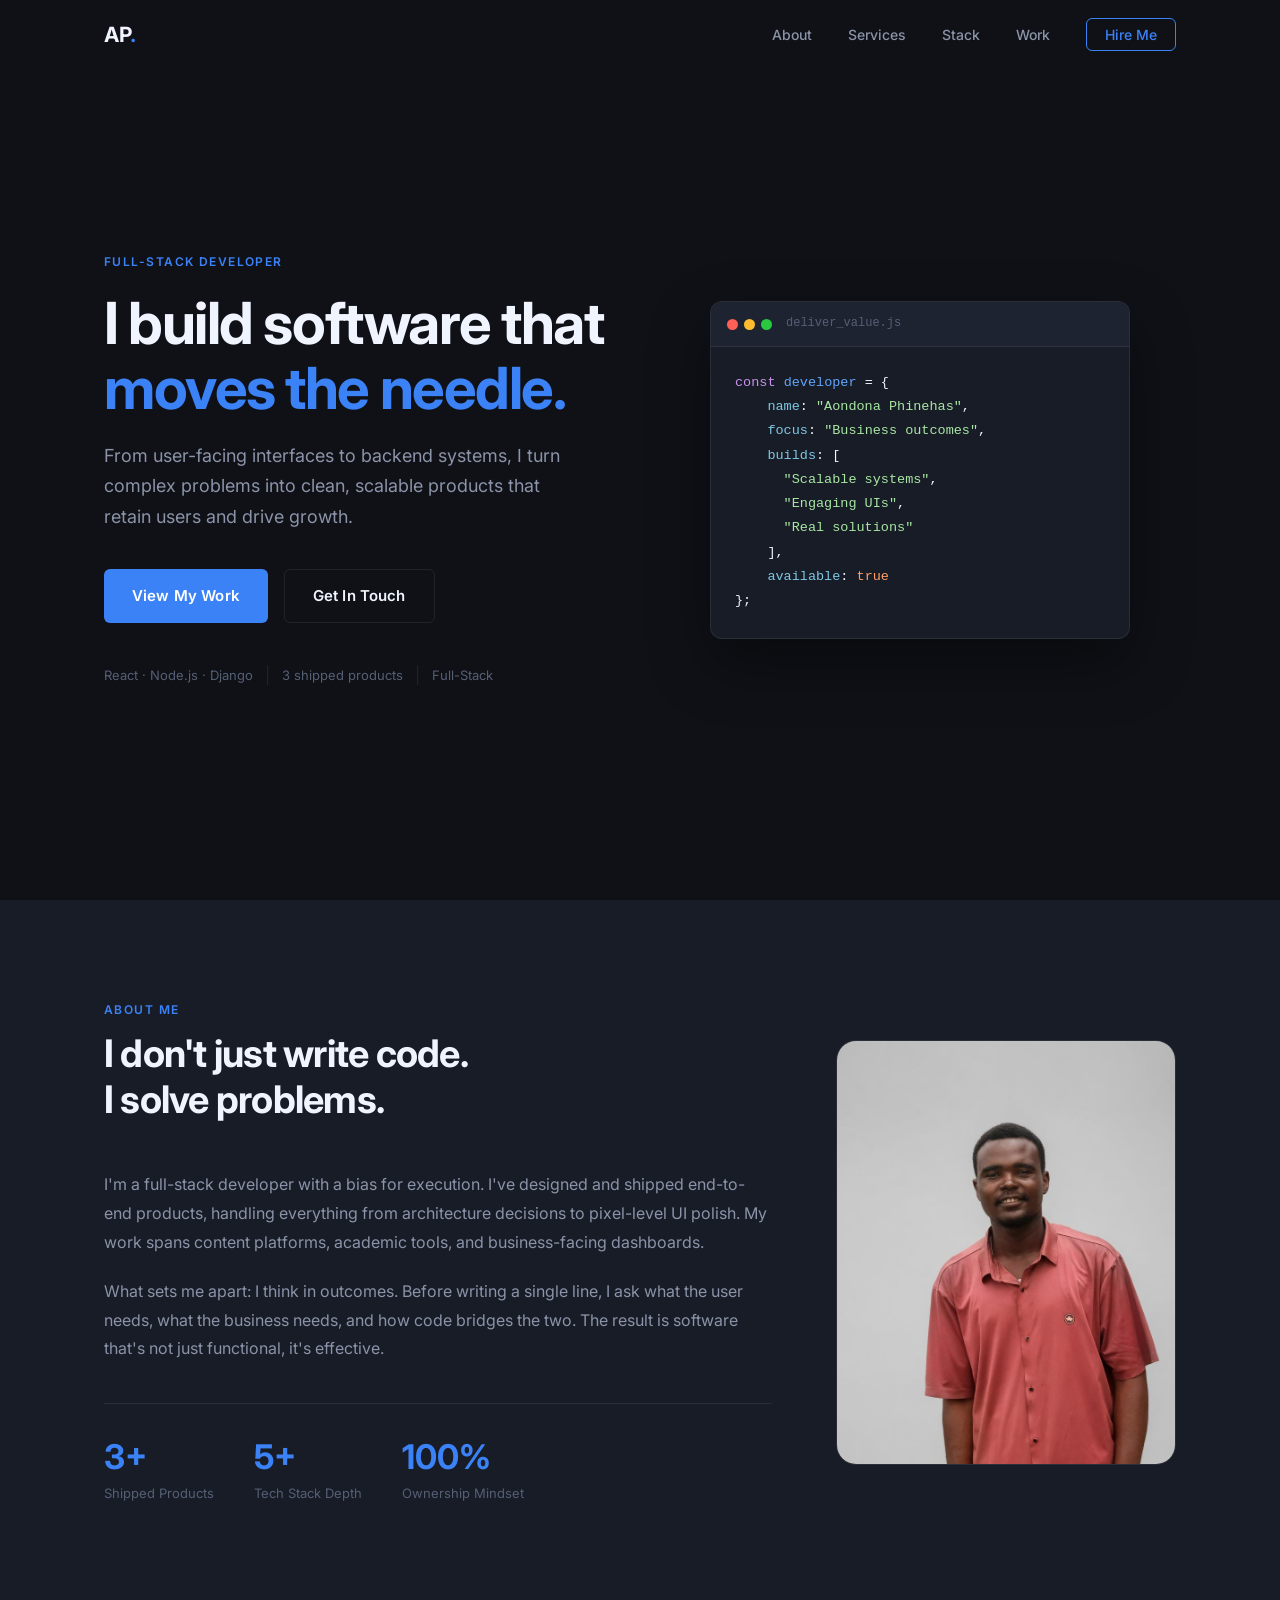
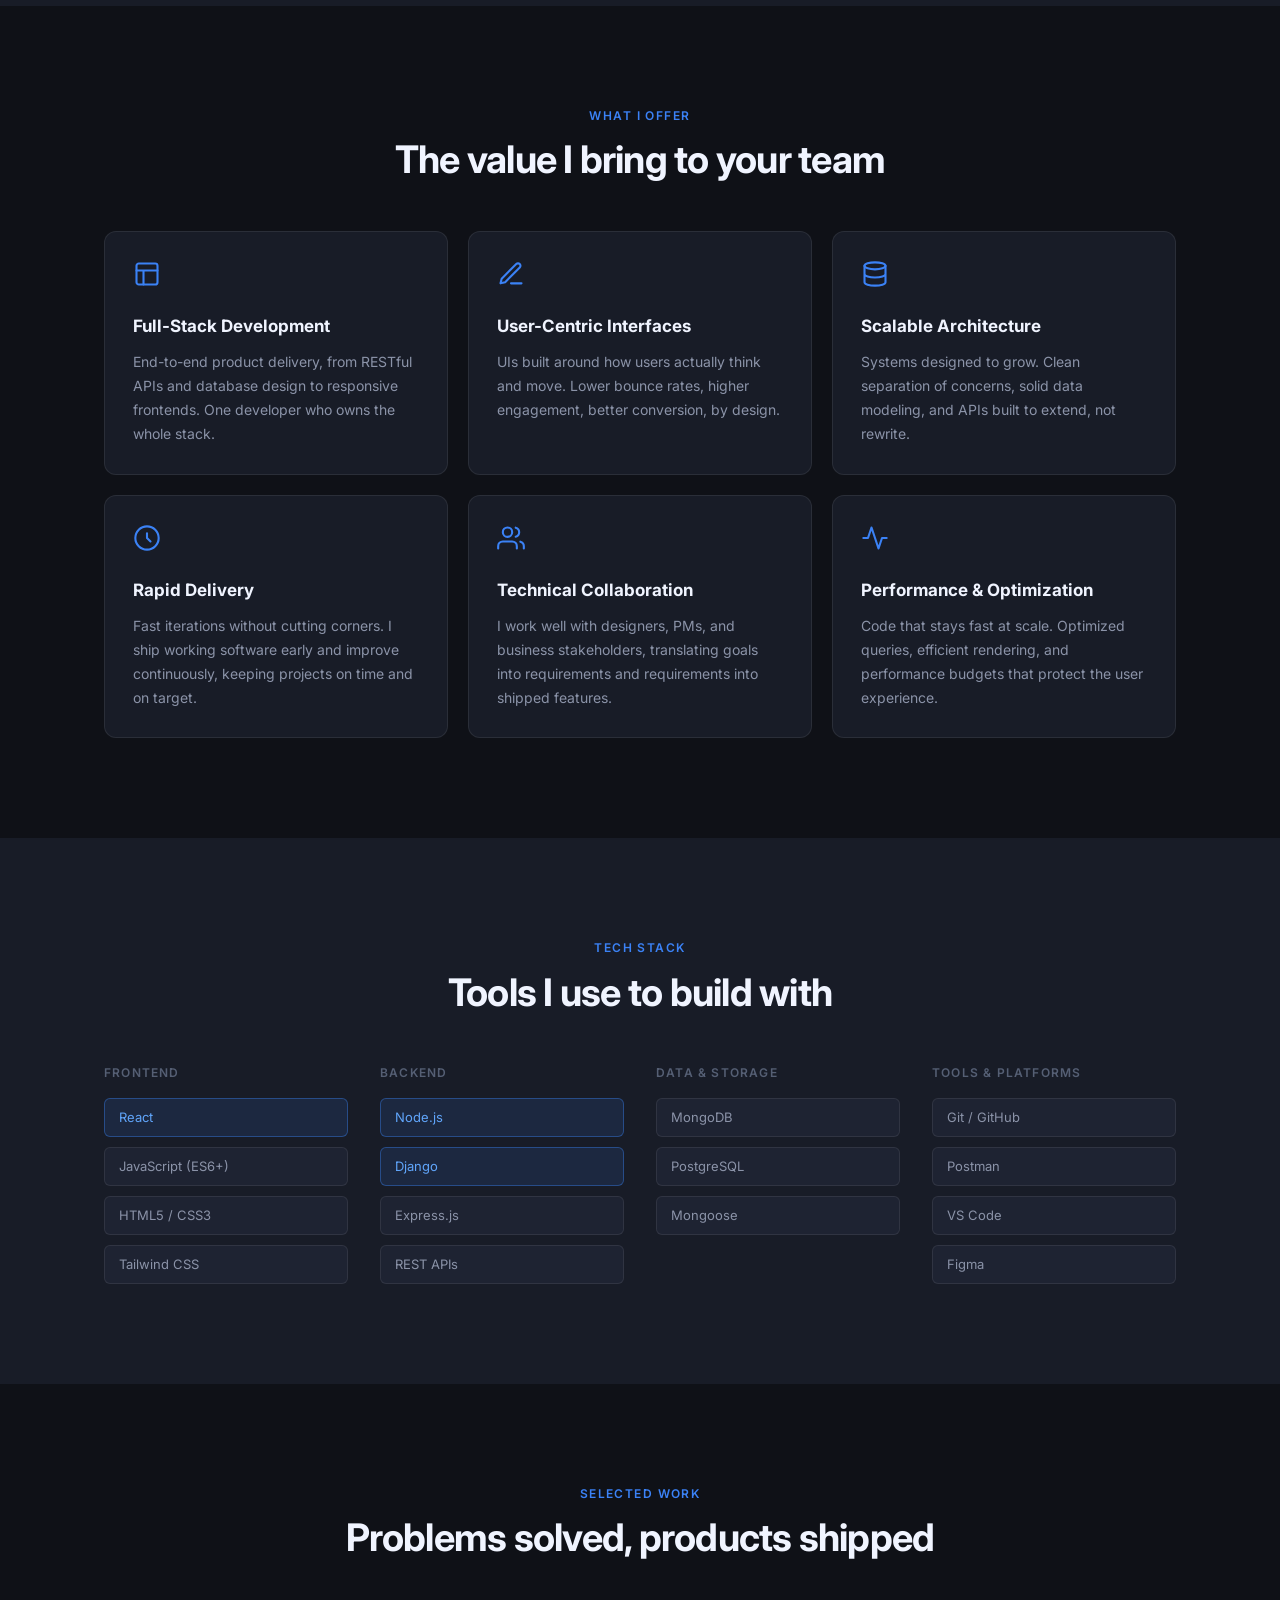
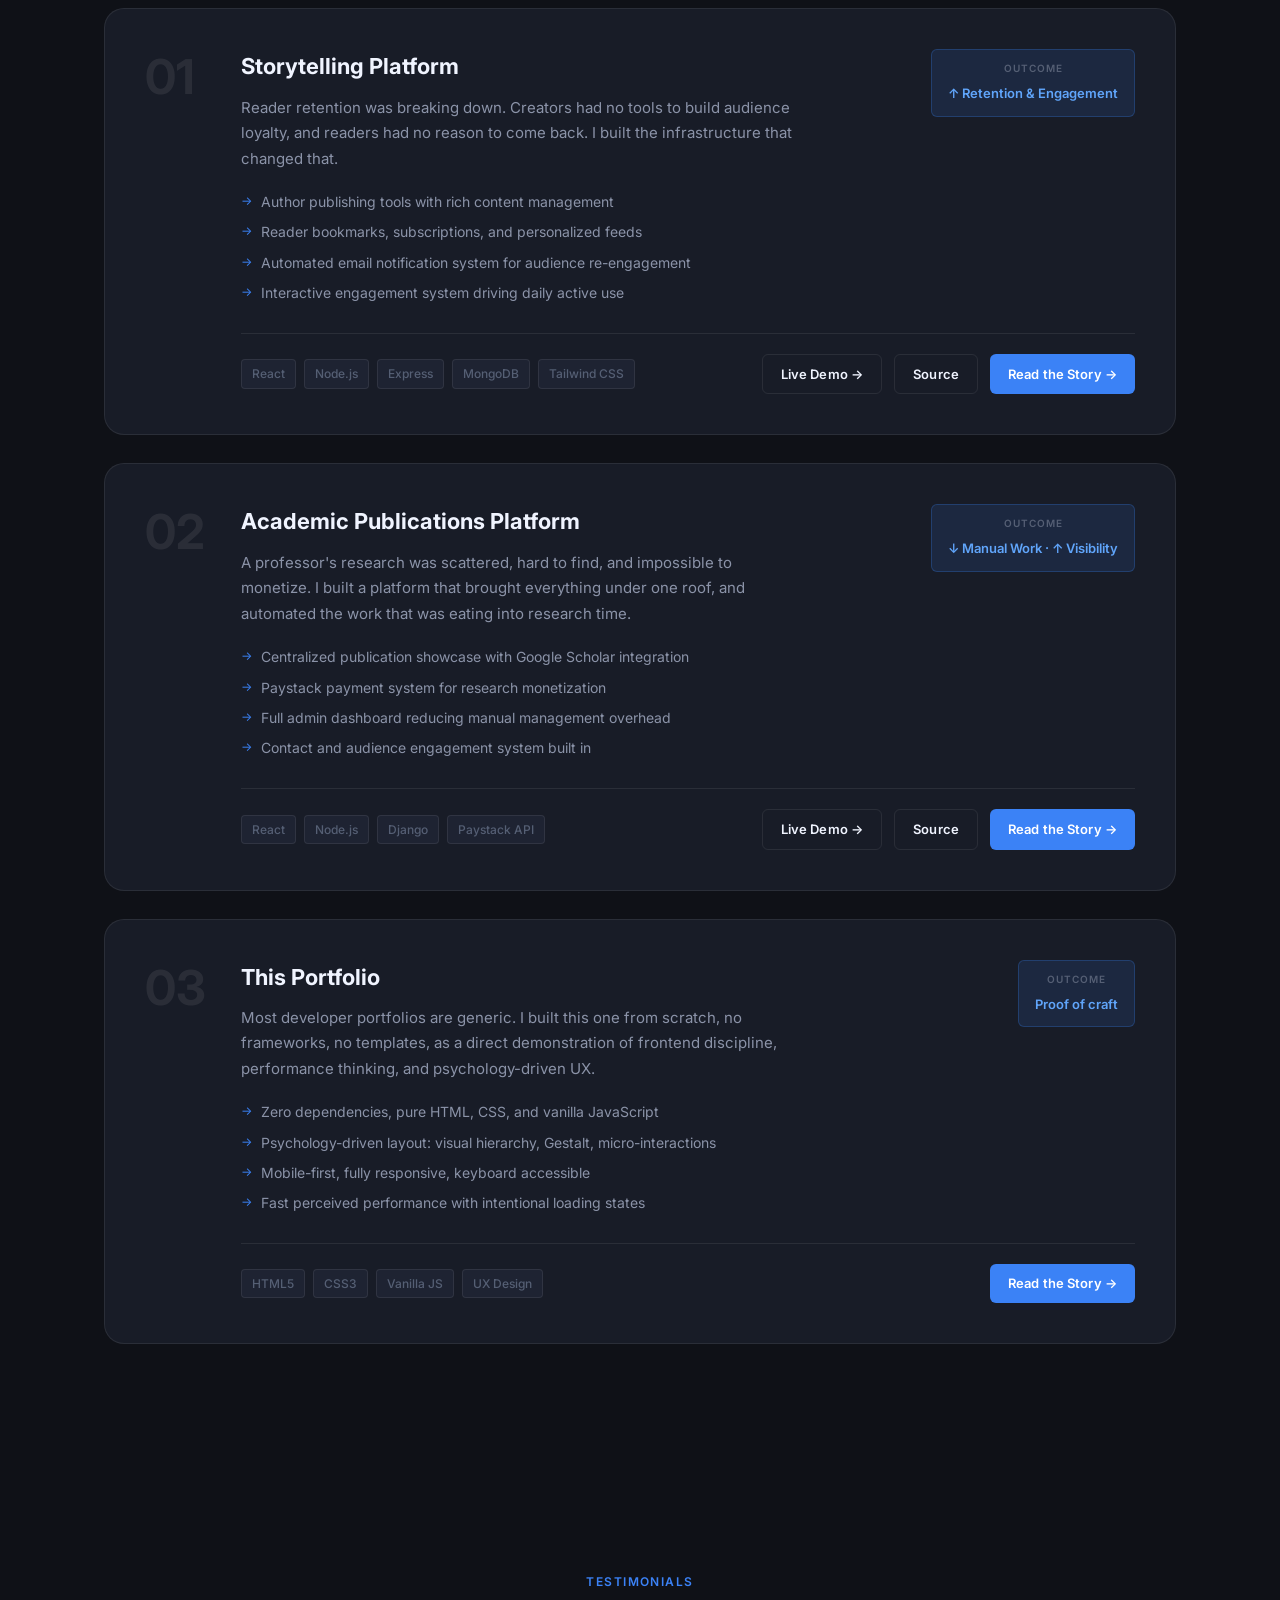
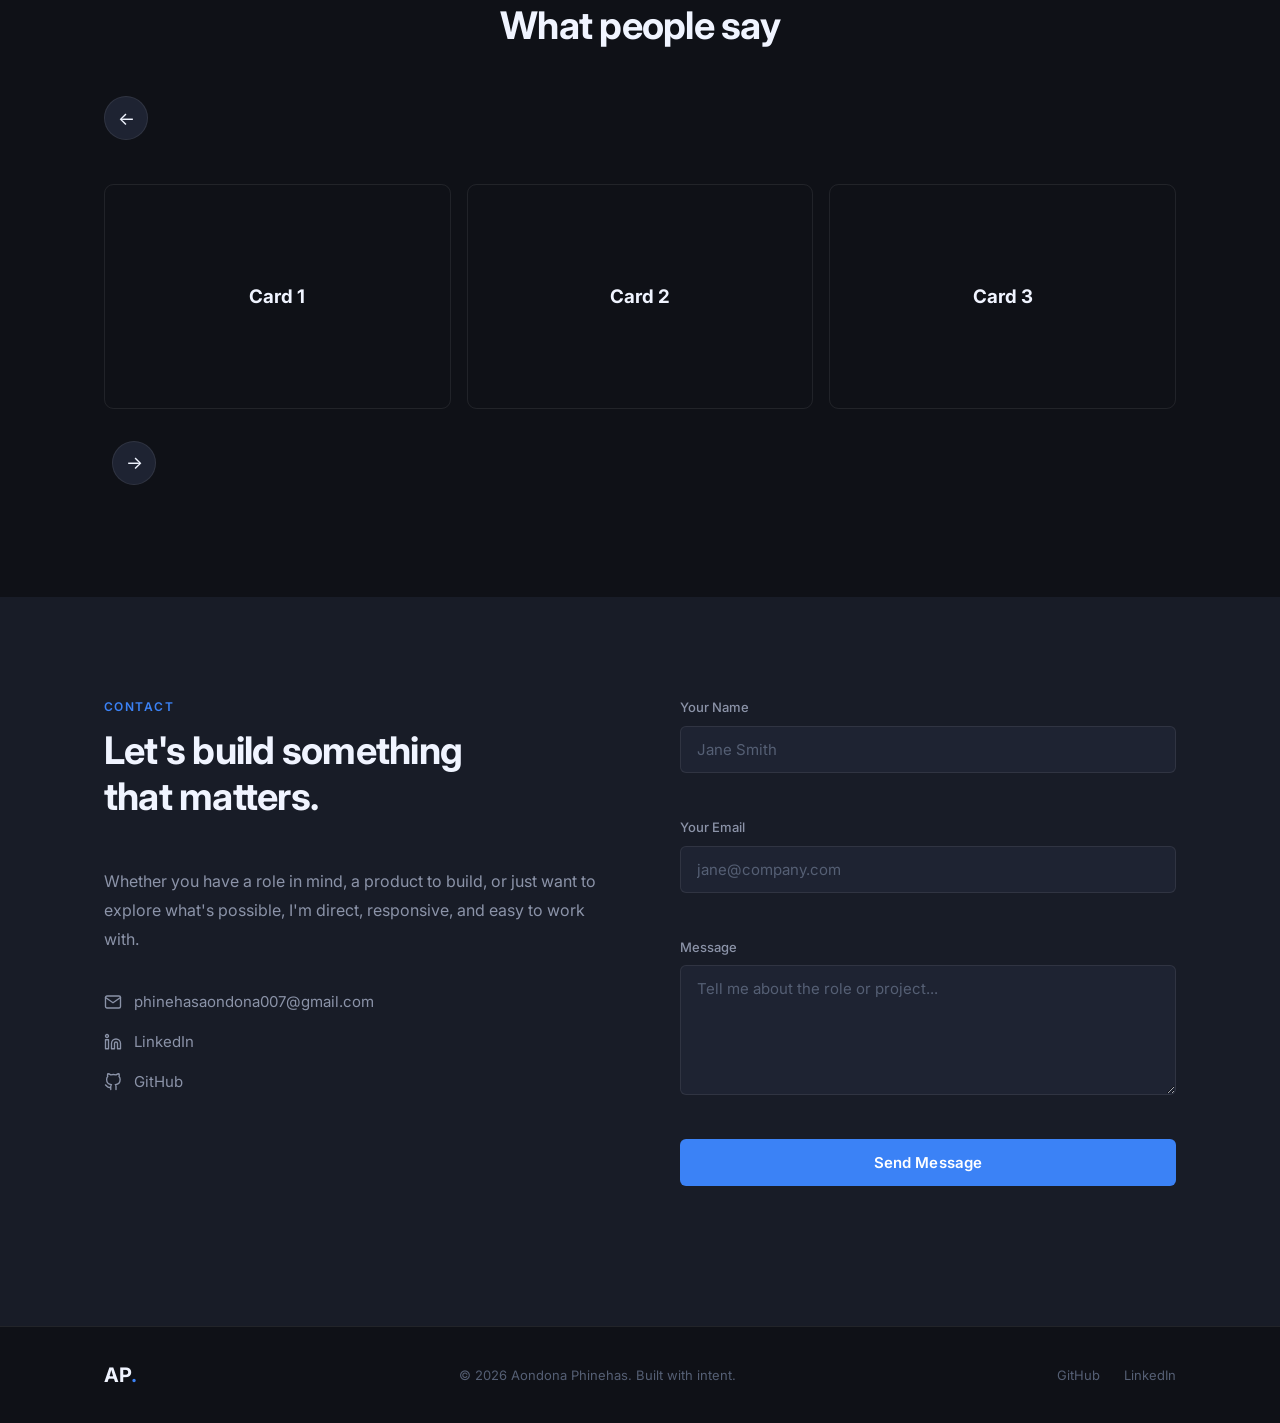
<file: index.html>
﻿<!DOCTYPE html>
<html lang="en">

<head>
    <meta charset="UTF-8" />
    <meta name="viewport" content="width=device-width, initial-scale=1.0" />
    <title>Aondona Phinehas, Full-Stack Developer</title>
    <meta name="description"
        content="Full-Stack Developer building scalable web applications that solve real business problems." />
    <link rel="stylesheet" href="../css/styles.css" />
    <link rel="preconnect" href="https://fonts.googleapis.com" />
    <link rel="preconnect" href="https://fonts.gstatic.com" crossorigin />
    <link href="https://fonts.googleapis.com/css2?family=Inter:wght@400;500;600;700;800&display=swap"
        rel="stylesheet" />
</head>

<body>

    <!-- NAV -->
    <nav class="site-nav" id="siteNav">
        <div class="nav-inner">
            <a href="#hero" class="nav-wordmark">AP<span class="nav-dot">.</span></a>
            <ul class="nav-links" id="navLinks">
                <li><a href="#about">About</a></li>
                <li><a href="#services">Services</a></li>
                <li><a href="#stack">Stack</a></li>
                <li><a href="#projects">Work</a></li>
                <li><a href="#contact" class="nav-cta-link">Hire Me</a></li>
            </ul>
            <button class="nav-hamburger" id="navHamburger" aria-label="Toggle menu">
                <span></span><span></span><span></span>
            </button>
        </div>
    </nav>

    <!-- HERO -->
    <section class="hero" id="hero">
        <div class="hero-content">
            <p class="hero-eyebrow">Full-Stack Developer</p>
            <h1 class="hero-headline">
                I build software that<br />
                <span class="hero-highlight">moves the needle.</span>
            </h1>
            <p class="hero-subheadline">
                From user-facing interfaces to backend systems, I turn complex problems into
                clean, scalable products that retain users and drive growth.
            </p>
            <div class="hero-actions">
                <a href="#projects" class="btn btn-primary">View My Work</a>
                <a href="#contact" class="btn btn-ghost">Get In Touch</a>
            </div>
            <div class="hero-social-proof">
                <span class="proof-item">React · Node.js · Django</span>
                <span class="proof-divider">|</span>
                <span class="proof-item">3 shipped products</span>
                <span class="proof-divider">|</span>
                <span class="proof-item">Full-Stack</span>
            </div>
        </div>
        <div class="hero-visual" aria-hidden="true">
            <div class="hero-code-block">
                <div class="code-bar">
                    <span class="dot red"></span><span class="dot yellow"></span><span class="dot green"></span>
                    <span class="code-filename">deliver_value.js</span>
                </div>
                <pre class="code-body"><code><span class="c-keyword">const</span> <span class="c-var">developer</span> = {
    <span class="c-key">name</span>: <span class="c-str">"Aondona Phinehas"</span>,
    <span class="c-key">focus</span>: <span class="c-str">"Business outcomes"</span>,
    <span class="c-key">builds</span>: [
      <span class="c-str">"Scalable systems"</span>,
      <span class="c-str">"Engaging UIs"</span>,
      <span class="c-str">"Real solutions"</span>
    ],
    <span class="c-key">available</span>: <span class="c-bool">true</span>
};</code></pre>
            </div>
        </div>
    </section>

    <!-- ABOUT -->
    <section class="about section-pad" id="about">
        <div class="container">
            <div class="about-grid">
                <div class="about-text">
                    <p class="section-label">About Me</p>
                    <h2 class="section-heading">I don't just write code.<br />I solve problems.</h2>
                    <p class="about-body">
                        I'm a full-stack developer with a bias for execution. I've designed and shipped
                        end-to-end products, handling everything from architecture decisions to pixel-level
                        UI polish. My work spans content platforms, academic tools, and business-facing dashboards.
                    </p>
                    <p class="about-body">
                        What sets me apart: I think in outcomes. Before writing a single line, I ask what the
                        user needs, what the business needs, and how code bridges the two. The result is software
                        that's not just functional, it's effective.
                    </p>
                    <div class="about-stats">
                        <div class="stat-item">
                            <span class="stat-number">3+</span>
                            <span class="stat-label">Shipped Products</span>
                        </div>
                        <div class="stat-item">
                            <span class="stat-number">5+</span>
                            <span class="stat-label">Tech Stack Depth</span>
                        </div>
                        <div class="stat-item">
                            <span class="stat-number">100%</span>
                            <span class="stat-label">Ownership Mindset</span>
                        </div>
                    </div>
                </div>
                <div class="about-image-wrap">
                    <!-- <div class="about-image-placeholder">
              <div class="placeholder-initials">AP</div>
              <p class="placeholder-note">Your photo here</p>
            </div> -->
                    <img src="../assets/profile_pic.jpeg" class="about-photo" alt="Portrait of Aondona Phinehas">
                </div>
            </div>
        </div>
    </section>

    <!-- SERVICES -->
    <section class="services section-pad" id="services">
        <div class="container">
            <p class="section-label centered">What I Offer</p>
            <h2 class="section-heading centered">The value I bring to your team</h2>
            <div class="services-grid">

                <div class="service-card">
                    <div class="service-icon" aria-hidden="true">
                        <svg width="28" height="28" viewBox="0 0 24 24" fill="none" stroke="currentColor"
                            stroke-width="1.8" stroke-linecap="round" stroke-linejoin="round">
                            <rect x="3" y="3" width="18" height="18" rx="2" />
                            <path d="M3 9h18M9 21V9" />
                        </svg>
                    </div>
                    <h3 class="service-title">Full-Stack Development</h3>
                    <p class="service-description">
                        End-to-end product delivery, from RESTful APIs and database design to
                        responsive frontends. One developer who owns the whole stack.
                    </p>
                </div>

                <div class="service-card">
                    <div class="service-icon" aria-hidden="true">
                        <svg width="28" height="28" viewBox="0 0 24 24" fill="none" stroke="currentColor"
                            stroke-width="1.8" stroke-linecap="round" stroke-linejoin="round">
                            <path d="M12 20h9M16.5 3.5a2.121 2.121 0 013 3L7 19l-4 1 1-4L16.5 3.5z" />
                        </svg>
                    </div>
                    <h3 class="service-title">User-Centric Interfaces</h3>
                    <p class="service-description">
                        UIs built around how users actually think and move. Lower bounce rates,
                        higher engagement, better conversion, by design.
                    </p>
                </div>

                <div class="service-card">
                    <div class="service-icon" aria-hidden="true">
                        <svg width="28" height="28" viewBox="0 0 24 24" fill="none" stroke="currentColor"
                            stroke-width="1.8" stroke-linecap="round" stroke-linejoin="round">
                            <ellipse cx="12" cy="5" rx="9" ry="3" />
                            <path d="M21 12c0 1.66-4 3-9 3s-9-1.34-9-3M3 5v14c0 1.66 4 3 9 3s9-1.34 9-3V5" />
                        </svg>
                    </div>
                    <h3 class="service-title">Scalable Architecture</h3>
                    <p class="service-description">
                        Systems designed to grow. Clean separation of concerns, solid data
                        modeling, and APIs built to extend, not rewrite.
                    </p>
                </div>

                <div class="service-card">
                    <div class="service-icon" aria-hidden="true">
                        <svg width="28" height="28" viewBox="0 0 24 24" fill="none" stroke="currentColor"
                            stroke-width="1.8" stroke-linecap="round" stroke-linejoin="round">
                            <circle cx="12" cy="12" r="10" />
                            <path d="M12 8v4l3 3" />
                        </svg>
                    </div>
                    <h3 class="service-title">Rapid Delivery</h3>
                    <p class="service-description">
                        Fast iterations without cutting corners. I ship working software early
                        and improve continuously, keeping projects on time and on target.
                    </p>
                </div>

                <div class="service-card">
                    <div class="service-icon" aria-hidden="true">
                        <svg width="28" height="28" viewBox="0 0 24 24" fill="none" stroke="currentColor"
                            stroke-width="1.8" stroke-linecap="round" stroke-linejoin="round">
                            <path d="M17 21v-2a4 4 0 00-4-4H5a4 4 0 00-4 4v2" />
                            <circle cx="9" cy="7" r="4" />
                            <path d="M23 21v-2a4 4 0 00-3-3.87M16 3.13a4 4 0 010 7.75" />
                        </svg>
                    </div>
                    <h3 class="service-title">Technical Collaboration</h3>
                    <p class="service-description">
                        I work well with designers, PMs, and business stakeholders, translating
                        goals into requirements and requirements into shipped features.
                    </p>
                </div>

                <div class="service-card">
                    <div class="service-icon" aria-hidden="true">
                        <svg width="28" height="28" viewBox="0 0 24 24" fill="none" stroke="currentColor"
                            stroke-width="1.8" stroke-linecap="round" stroke-linejoin="round">
                            <polyline points="22 12 18 12 15 21 9 3 6 12 2 12" />
                        </svg>
                    </div>
                    <h3 class="service-title">Performance & Optimization</h3>
                    <p class="service-description">
                        Code that stays fast at scale. Optimized queries, efficient rendering,
                        and performance budgets that protect the user experience.
                    </p>
                </div>

            </div>
        </div>
    </section>

    <!-- TECH STACK -->
    <section class="stack section-pad" id="stack">
        <div class="container">
            <p class="section-label centered">Tech Stack</p>
            <h2 class="section-heading centered">Tools I use to build with</h2>
            <div class="stack-categories">

                <div class="stack-category">
                    <h4 class="stack-category-label">Frontend</h4>
                    <div class="stack-pills">
                        <span class="stack-pill primary">React</span>
                        <span class="stack-pill">JavaScript (ES6+)</span>
                        <span class="stack-pill">HTML5 / CSS3</span>
                        <span class="stack-pill">Tailwind CSS</span>
                    </div>
                </div>

                <div class="stack-category">
                    <h4 class="stack-category-label">Backend</h4>
                    <div class="stack-pills">
                        <span class="stack-pill primary">Node.js</span>
                        <span class="stack-pill primary">Django</span>
                        <span class="stack-pill">Express.js</span>
                        <span class="stack-pill">REST APIs</span>
                    </div>
                </div>

                <div class="stack-category">
                    <h4 class="stack-category-label">Data & Storage</h4>
                    <div class="stack-pills">
                        <span class="stack-pill">MongoDB</span>
                        <span class="stack-pill">PostgreSQL</span>
                        <span class="stack-pill">Mongoose</span>
                    </div>
                </div>

                <div class="stack-category">
                    <h4 class="stack-category-label">Tools & Platforms</h4>
                    <div class="stack-pills">
                        <span class="stack-pill">Git / GitHub</span>
                        <span class="stack-pill">Postman</span>
                        <span class="stack-pill">VS Code</span>
                        <span class="stack-pill">Figma</span>
                    </div>
                </div>

            </div>
        </div>
    </section>

    <!-- PROJECTS -->
    <section class="projects section-pad" id="projects">
        <div class="container">
            <p class="section-label centered">Selected Work</p>
            <h2 class="section-heading centered">Problems solved, products shipped</h2>

            <!-- Project 1 -->
            <article class="project-card" id="project-storytelling">
                <div class="project-number" aria-hidden="true">01</div>
                <div class="project-content">
                    <div class="project-header">
                        <div>
                            <h3 class="project-title">Storytelling Platform</h3>
                            <p class="project-problem">
                                Reader retention was breaking down. Creators had no tools to build audience loyalty,
                                and readers had no reason to come back. I built the infrastructure that changed that.
                            </p>
                        </div>
                        <div class="project-outcome-badge">
                            <span class="outcome-label">Outcome</span>
                            <span class="outcome-value">↑ Retention & Engagement</span>
                        </div>
                    </div>
                    <ul class="project-features">
                        <li>Author publishing tools with rich content management</li>
                        <li>Reader bookmarks, subscriptions, and personalized feeds</li>
                        <li>Automated email notification system for audience re-engagement</li>
                        <li>Interactive engagement system driving daily active use</li>
                    </ul>
                    <div class="project-footer">
                        <div class="project-tags">
                            <span class="tag">React</span>
                            <span class="tag">Node.js</span>
                            <span class="tag">Express</span>
                            <span class="tag">MongoDB</span>
                            <span class="tag">Tailwind CSS</span>
                        </div>
                        <div class="project-links">
                            <a href="https://gettystories.onrender.com" class="btn btn-sm btn-ghost">Live Demo →</a>
                            <a href="https://github.com/Mtsegh/blog-app" class="btn btn-sm btn-ghost">Source</a>
                            <a href="projects/storytelling.html" class="btn btn-sm btn-primary">Read the Story →</a>
                        </div>
                    </div>
                </div>
            </article>

            <!-- Project 2 -->
            <article class="project-card" id="project-academic">
                <div class="project-number" aria-hidden="true">02</div>
                <div class="project-content">
                    <div class="project-header">
                        <div>
                            <h3 class="project-title">Academic Publications Platform</h3>
                            <p class="project-problem">
                                A professor's research was scattered, hard to find, and impossible to monetize.
                                I built a platform that brought everything under one roof, and automated the work
                                that was eating into research time.
                            </p>
                        </div>
                        <div class="project-outcome-badge">
                            <span class="outcome-label">Outcome</span>
                            <span class="outcome-value">↓ Manual Work · ↑ Visibility</span>
                        </div>
                    </div>
                    <ul class="project-features">
                        <li>Centralized publication showcase with Google Scholar integration</li>
                        <li>Paystack payment system for research monetization</li>
                        <li>Full admin dashboard reducing manual management overhead</li>
                        <li>Contact and audience engagement system built in</li>
                    </ul>
                    <div class="project-footer">
                        <div class="project-tags">
                            <span class="tag">React</span>
                            <span class="tag">Node.js</span>
                            <span class="tag">Django</span>
                            <span class="tag">Paystack API</span>
                        </div>
                        <div class="project-links">
                            <a href="https://profapihom.com" class="btn btn-sm btn-ghost">Live Demo →</a>
                            <a href="https://github.com/Mtsegh/professor_app" class="btn btn-sm btn-ghost">Source</a>
                            <a href="projects/academic.html" class="btn btn-sm btn-primary">Read the Story →</a>
                        </div>
                    </div>
                </div>
            </article>

            <!-- Project 3 -->
            <article class="project-card" id="project-portfolio">
                <div class="project-number" aria-hidden="true">03</div>
                <div class="project-content">
                    <div class="project-header">
                        <div>
                            <h3 class="project-title">This Portfolio</h3>
                            <p class="project-problem">
                                Most developer portfolios are generic. I built this one from scratch, no frameworks,
                                no templates, as a direct demonstration of frontend discipline, performance thinking,
                                and psychology-driven UX.
                            </p>
                        </div>
                        <div class="project-outcome-badge">
                            <span class="outcome-label">Outcome</span>
                            <span class="outcome-value">Proof of craft</span>
                        </div>
                    </div>
                    <ul class="project-features">
                        <li>Zero dependencies, pure HTML, CSS, and vanilla JavaScript</li>
                        <li>Psychology-driven layout: visual hierarchy, Gestalt, micro-interactions</li>
                        <li>Mobile-first, fully responsive, keyboard accessible</li>
                        <li>Fast perceived performance with intentional loading states</li>
                    </ul>
                    <div class="project-footer">
                        <div class="project-tags">
                            <span class="tag">HTML5</span>
                            <span class="tag">CSS3</span>
                            <span class="tag">Vanilla JS</span>
                            <span class="tag">UX Design</span>
                        </div>
                        <div class="project-links">
                            <a href="projects/portfolio.html" class="btn btn-sm btn-primary">Read the Story →</a>
                        </div>
                    </div>
                </div>
            </article>

        </div>
    </section>



    <!-- between #stack and #projects -->
    <section class="testimonials section-pad" id="testimonials">
        <div class="container">
            <p class="section-label centered">Testimonials</p>
            <h2 class="section-heading centered">What people say</h2>


            <div class="carousel">
                <h3 class="card">Card 1</h3>
                <h3 class="card">Card 2</h3>
                <h3 class="card">Card 3</h3>
                <h3 class="card">Card 4</h3>
                <h3 class="card">Card 5</h3>
                <h3 class="card">Card 6</h3>
                <h3 class="card">Card 7</h3>
                <h3 class="card">Card 8</h3>
                <h3 class="card">Card 9</h3>
                <h3 class="card">Card 10</h3>
                <h3 class="card">Card 11</h3>
                <h3 class="card">Card 12</h3>
            </div>
        </div>
    </section>

    <!-- CONTACT -->
    <section class="contact section-pad" id="contact">
        <div class="container">
            <div class="contact-grid">
                <div class="contact-text">
                    <p class="section-label">Contact</p>
                    <h2 class="section-heading">Let's build something<br />that matters.</h2>
                    <p class="contact-body">
                        Whether you have a role in mind, a product to build, or just want to explore
                        what's possible, I'm direct, responsive, and easy to work with.
                    </p>
                    <div class="contact-direct-links">
                        <a href="mailto:phinehasaondona007@gmail.com" class="contact-link">
                            <svg width="18" height="18" viewBox="0 0 24 24" fill="none" stroke="currentColor"
                                stroke-width="1.8" stroke-linecap="round" stroke-linejoin="round">
                                <path d="M4 4h16c1.1 0 2 .9 2 2v12c0 1.1-.9 2-2 2H4c-1.1 0-2-.9-2-2V6c0-1.1.9-2 2-2z" />
                                <polyline points="22,6 12,13 2,6" />
                            </svg>
                            phinehasaondona007@gmail.com
                        </a>
                        <a href="https://linkedin.com/in/phinehas-aondona-29b6482a4" target="_blank" rel="noopener"
                            class="contact-link">
                            <svg width="18" height="18" viewBox="0 0 24 24" fill="none" stroke="currentColor"
                                stroke-width="1.8" stroke-linecap="round" stroke-linejoin="round">
                                <path
                                    d="M16 8a6 6 0 016 6v7h-4v-7a2 2 0 00-2-2 2 2 0 00-2 2v7h-4v-7a6 6 0 016-6zM2 9h4v12H2z" />
                                <circle cx="4" cy="4" r="2" />
                            </svg>
                            LinkedIn
                        </a>
                        <a href="https://github.com/Mtsegh" target="_blank" rel="noopener" class="contact-link">
                            <svg width="18" height="18" viewBox="0 0 24 24" fill="none" stroke="currentColor"
                                stroke-width="1.8" stroke-linecap="round" stroke-linejoin="round">
                                <path
                                    d="M9 19c-5 1.5-5-2.5-7-3m14 6v-3.87a3.37 3.37 0 00-.94-2.61c3.14-.35 6.44-1.54 6.44-7A5.44 5.44 0 0020 4.77 5.07 5.07 0 0019.91 1S18.73.65 16 2.48a13.38 13.38 0 00-7 0C6.27.65 5.09 1 5.09 1A5.07 5.07 0 005 4.77a5.44 5.44 0 00-1.5 3.78c0 5.42 3.3 6.61 6.44 7A3.37 3.37 0 009 18.13V22" />
                            </svg>
                            GitHub
                        </a>
                    </div>
                </div>

                <form class="contact-form" id="contactForm" novalidate>
                    <div class="form-group">
                        <label for="senderName" class="form-label">Your Name</label>
                        <input type="text" id="senderName" name="senderName" class="form-input" placeholder="Jane Smith"
                            autocomplete="name" />
                        <span class="form-error" id="senderNameError"></span>
                    </div>
                    <div class="form-group">
                        <label for="senderEmail" class="form-label">Your Email</label>
                        <input type="email" id="senderEmail" name="senderEmail" class="form-input"
                            placeholder="jane@company.com" autocomplete="email" />
                        <span class="form-error" id="senderEmailError"></span>
                    </div>
                    <div class="form-group">
                        <label for="messageText" class="form-label">Message</label>
                        <textarea id="messageText" name="messageText" class="form-input form-textarea"
                            placeholder="Tell me about the role or project..." rows="5"></textarea>
                        <span class="form-error" id="messageTextError"></span>
                    </div>
                    <button type="submit" class="btn btn-primary btn-full" id="formSubmitButton">
                        <span id="formSubmitLabel">Send Message</span>
                    </button>
                    <p class="form-success-message" id="formSuccessMessage" aria-live="polite"></p>
                </form>
            </div>
        </div>
    </section>

    <!-- FOOTER -->
    <footer class="site-footer">
        <div class="container">
            <div class="footer-inner">
                <span class="footer-wordmark">AP<span class="nav-dot">.</span></span>
                <p class="footer-copy">© <span id="footerYear"></span> Aondona Phinehas. Built with intent.</p>
                <div class="footer-links">
                    <a href="https://github.com/Mtsegh" target="_blank" rel="noopener">GitHub</a>
                    <a href="https://www.linkedin.com/in/phinehas-aondona-29b6482a4" target="_blank"
                        rel="noopener">LinkedIn</a>
                </div>
            </div>
        </div>
    </footer>

    <script src="../js/script.js"></script>
</body>

</html>
</file>
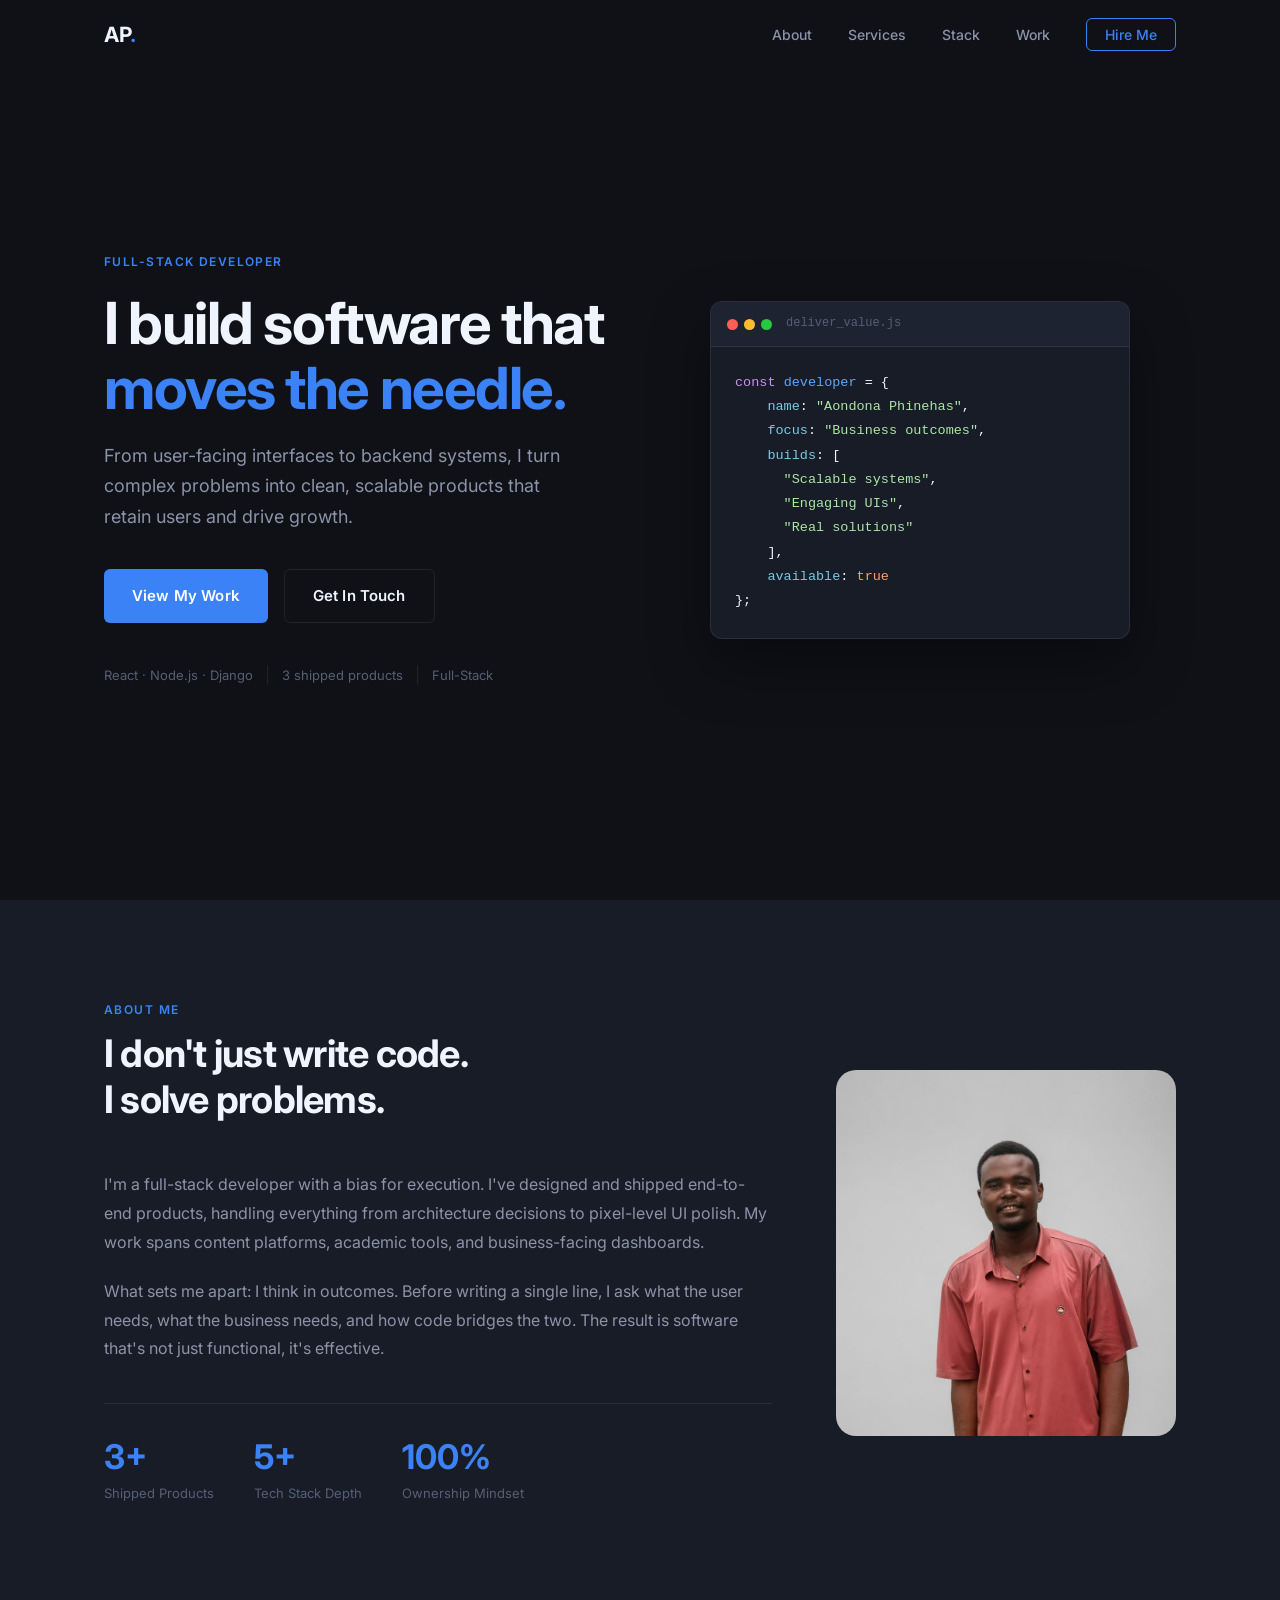
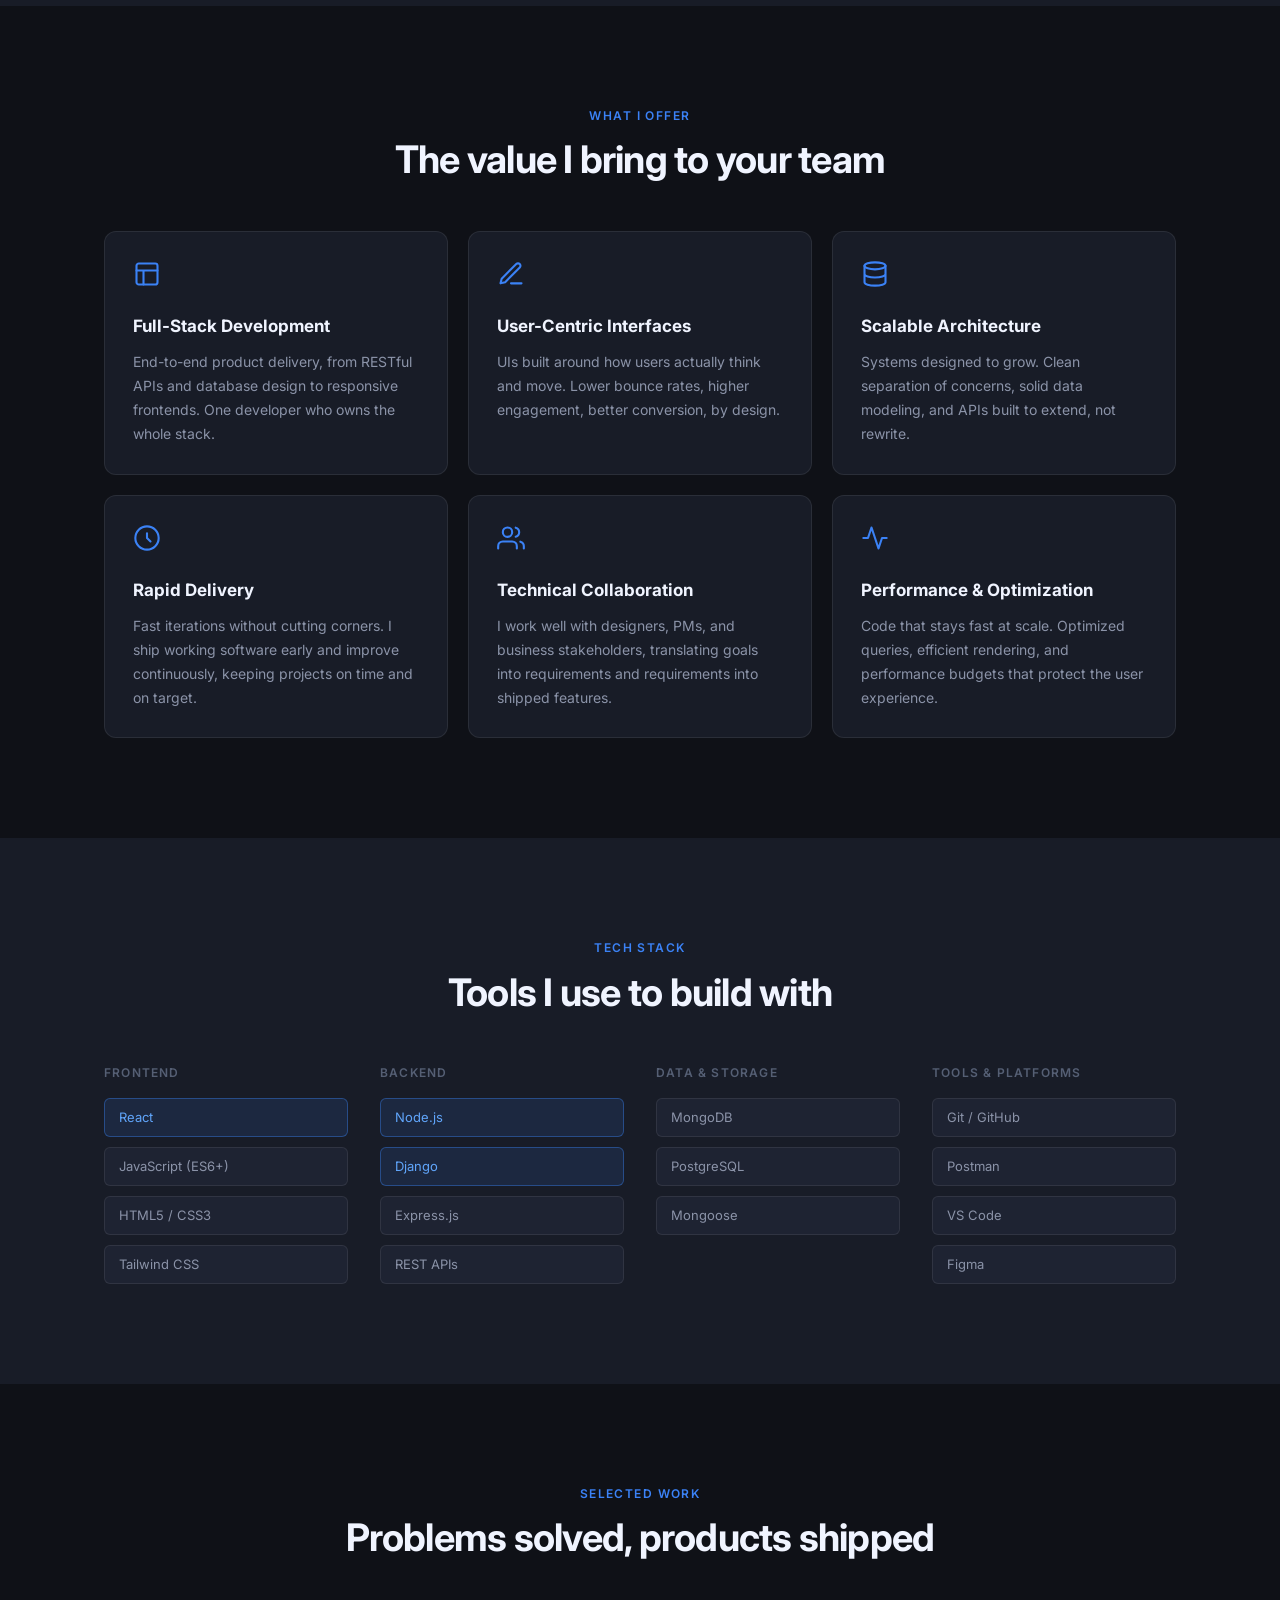
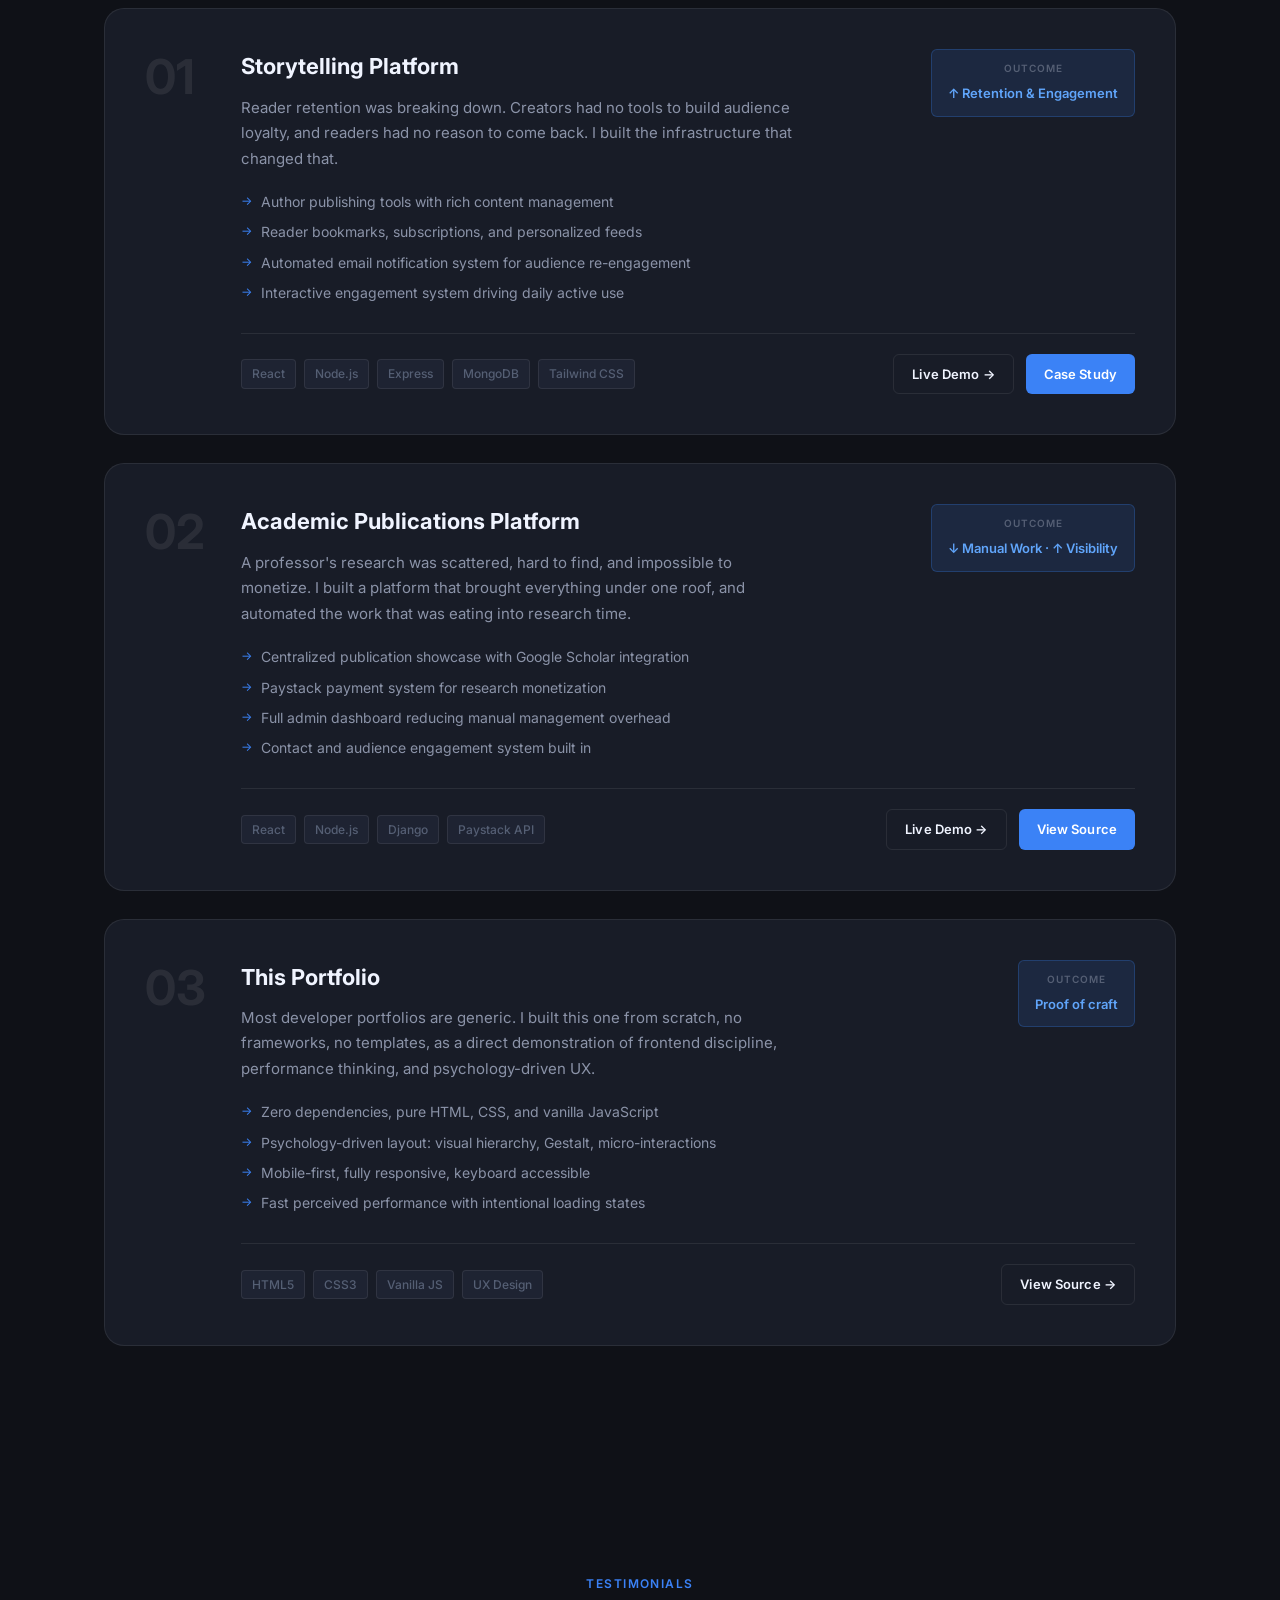
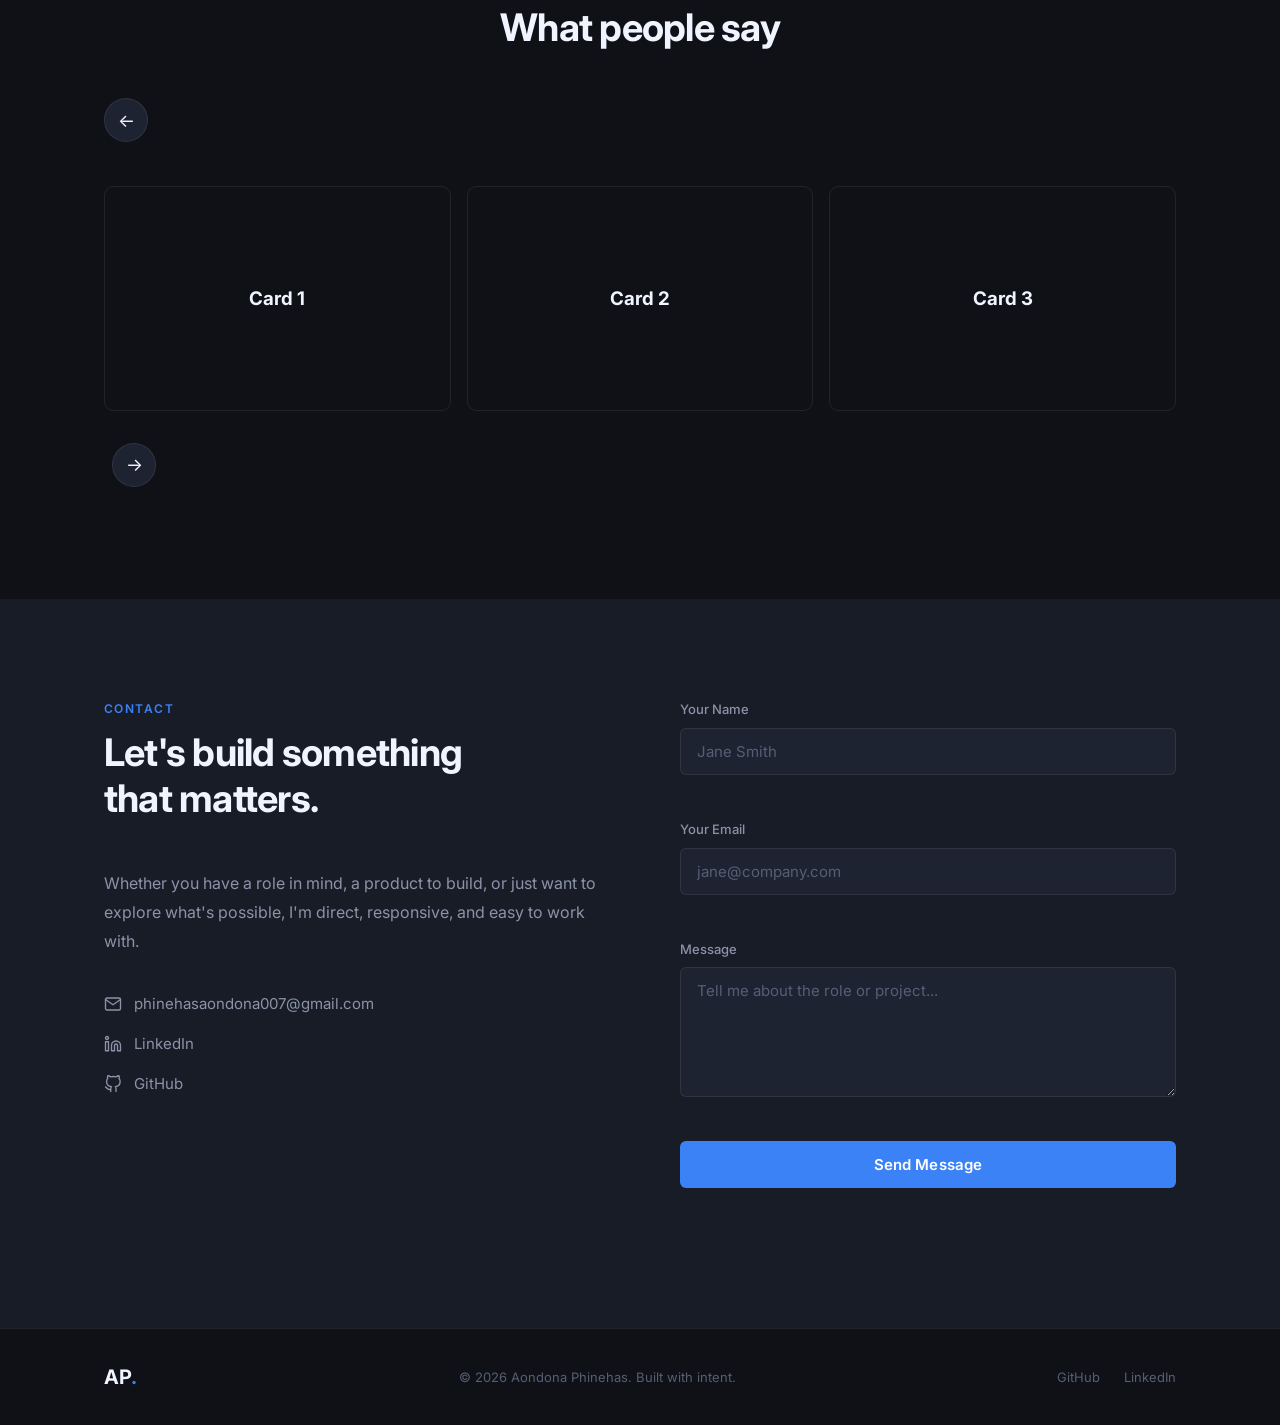
<file: html/index.html>
﻿<!DOCTYPE html>
<html lang="en">

<head>
    <meta charset="UTF-8" />
    <meta name="viewport" content="width=device-width, initial-scale=1.0" />
    <title>Aondona Phinehas, Full-Stack Developer</title>
    <meta name="description"
        content="Full-Stack Developer building scalable web applications that solve real business problems." />
    <link rel="stylesheet" href="../css/styles.css" />
    <link rel="preconnect" href="https://fonts.googleapis.com" />
    <link rel="preconnect" href="https://fonts.gstatic.com" crossorigin />
    <link href="https://fonts.googleapis.com/css2?family=Inter:wght@400;500;600&family=Syne:wght@700;800&display=swap"
        rel="stylesheet" />
</head>

<body>

    <!-- NAV -->
    <nav class="site-nav" id="siteNav">
        <div class="nav-inner">
            <a href="#hero" class="nav-wordmark">AP<span class="nav-dot">.</span></a>
            <ul class="nav-links" id="navLinks">
                <li><a href="#about">About</a></li>
                <li><a href="#services">Services</a></li>
                <li><a href="#stack">Stack</a></li>
                <li><a href="#projects">Work</a></li>
                <li><a href="#contact" class="nav-cta-link">Hire Me</a></li>
            </ul>
            <button class="nav-hamburger" id="navHamburger" aria-label="Toggle menu">
                <span></span><span></span><span></span>
            </button>
        </div>
    </nav>

    <!-- HERO -->
    <section class="hero" id="hero">
        <div class="hero-content">
            <p class="hero-eyebrow">Full-Stack Developer</p>
            <h1 class="hero-headline">
                I build software that<br />
                <span class="hero-highlight">moves the needle.</span>
            </h1>
            <p class="hero-subheadline">
                From user-facing interfaces to backend systems, I turn complex problems into
                clean, scalable products that retain users and drive growth.
            </p>
            <div class="hero-actions">
                <a href="#projects" class="btn btn-primary">View My Work</a>
                <a href="#contact" class="btn btn-ghost">Get In Touch</a>
            </div>
            <div class="hero-social-proof">
                <span class="proof-item">React · Node.js · Django</span>
                <span class="proof-divider">|</span>
                <span class="proof-item">3 shipped products</span>
                <span class="proof-divider">|</span>
                <span class="proof-item">Full-Stack</span>
            </div>
        </div>
        <div class="hero-visual" aria-hidden="true">
            <div class="hero-code-block">
                <div class="code-bar">
                    <span class="dot red"></span><span class="dot yellow"></span><span class="dot green"></span>
                    <span class="code-filename">deliver_value.js</span>
                </div>
                <pre class="code-body"><code><span class="c-keyword">const</span> <span class="c-var">developer</span> = {
    <span class="c-key">name</span>: <span class="c-str">"Aondona Phinehas"</span>,
    <span class="c-key">focus</span>: <span class="c-str">"Business outcomes"</span>,
    <span class="c-key">builds</span>: [
      <span class="c-str">"Scalable systems"</span>,
      <span class="c-str">"Engaging UIs"</span>,
      <span class="c-str">"Real solutions"</span>
    ],
    <span class="c-key">available</span>: <span class="c-bool">true</span>
};</code></pre>
            </div>
        </div>
    </section>

    <!-- ABOUT -->
    <section class="about section-pad" id="about">
        <div class="container">
            <div class="about-grid">
                <div class="about-text">
                    <p class="section-label">About Me</p>
                    <h2 class="section-heading">I don't just write code.<br />I solve problems.</h2>
                    <p class="about-body">
                        I'm a full-stack developer with a bias for execution. I've designed and shipped
                        end-to-end products, handling everything from architecture decisions to pixel-level
                        UI polish. My work spans content platforms, academic tools, and business-facing dashboards.
                    </p>
                    <p class="about-body">
                        What sets me apart: I think in outcomes. Before writing a single line, I ask what the
                        user needs, what the business needs, and how code bridges the two. The result is software
                        that's not just functional, it's effective.
                    </p>
                    <div class="about-stats">
                        <div class="stat-item">
                            <span class="stat-number">3+</span>
                            <span class="stat-label">Shipped Products</span>
                        </div>
                        <div class="stat-item">
                            <span class="stat-number">5+</span>
                            <span class="stat-label">Tech Stack Depth</span>
                        </div>
                        <div class="stat-item">
                            <span class="stat-number">100%</span>
                            <span class="stat-label">Ownership Mindset</span>
                        </div>
                    </div>
                </div>
                <div class="about-image-wrap">
                    <!-- <div class="about-image-placeholder">
              <div class="placeholder-initials">AP</div>
              <p class="placeholder-note">Your photo here</p>
            </div> -->
                    <img src="../assets/profile_pic.jpeg"
                        style="background-position: cover;background-size: cover; border-radius: 20px;" alt="AP">
                </div>
            </div>
        </div>
    </section>

    <!-- SERVICES -->
    <section class="services section-pad" id="services">
        <div class="container">
            <p class="section-label centered">What I Offer</p>
            <h2 class="section-heading centered">The value I bring to your team</h2>
            <div class="services-grid">

                <div class="service-card">
                    <div class="service-icon" aria-hidden="true">
                        <svg width="28" height="28" viewBox="0 0 24 24" fill="none" stroke="currentColor"
                            stroke-width="1.8" stroke-linecap="round" stroke-linejoin="round">
                            <rect x="3" y="3" width="18" height="18" rx="2" />
                            <path d="M3 9h18M9 21V9" />
                        </svg>
                    </div>
                    <h3 class="service-title">Full-Stack Development</h3>
                    <p class="service-description">
                        End-to-end product delivery, from RESTful APIs and database design to
                        responsive frontends. One developer who owns the whole stack.
                    </p>
                </div>

                <div class="service-card">
                    <div class="service-icon" aria-hidden="true">
                        <svg width="28" height="28" viewBox="0 0 24 24" fill="none" stroke="currentColor"
                            stroke-width="1.8" stroke-linecap="round" stroke-linejoin="round">
                            <path d="M12 20h9M16.5 3.5a2.121 2.121 0 013 3L7 19l-4 1 1-4L16.5 3.5z" />
                        </svg>
                    </div>
                    <h3 class="service-title">User-Centric Interfaces</h3>
                    <p class="service-description">
                        UIs built around how users actually think and move. Lower bounce rates,
                        higher engagement, better conversion, by design.
                    </p>
                </div>

                <div class="service-card">
                    <div class="service-icon" aria-hidden="true">
                        <svg width="28" height="28" viewBox="0 0 24 24" fill="none" stroke="currentColor"
                            stroke-width="1.8" stroke-linecap="round" stroke-linejoin="round">
                            <ellipse cx="12" cy="5" rx="9" ry="3" />
                            <path d="M21 12c0 1.66-4 3-9 3s-9-1.34-9-3M3 5v14c0 1.66 4 3 9 3s9-1.34 9-3V5" />
                        </svg>
                    </div>
                    <h3 class="service-title">Scalable Architecture</h3>
                    <p class="service-description">
                        Systems designed to grow. Clean separation of concerns, solid data
                        modeling, and APIs built to extend, not rewrite.
                    </p>
                </div>

                <div class="service-card">
                    <div class="service-icon" aria-hidden="true">
                        <svg width="28" height="28" viewBox="0 0 24 24" fill="none" stroke="currentColor"
                            stroke-width="1.8" stroke-linecap="round" stroke-linejoin="round">
                            <circle cx="12" cy="12" r="10" />
                            <path d="M12 8v4l3 3" />
                        </svg>
                    </div>
                    <h3 class="service-title">Rapid Delivery</h3>
                    <p class="service-description">
                        Fast iterations without cutting corners. I ship working software early
                        and improve continuously, keeping projects on time and on target.
                    </p>
                </div>

                <div class="service-card">
                    <div class="service-icon" aria-hidden="true">
                        <svg width="28" height="28" viewBox="0 0 24 24" fill="none" stroke="currentColor"
                            stroke-width="1.8" stroke-linecap="round" stroke-linejoin="round">
                            <path d="M17 21v-2a4 4 0 00-4-4H5a4 4 0 00-4 4v2" />
                            <circle cx="9" cy="7" r="4" />
                            <path d="M23 21v-2a4 4 0 00-3-3.87M16 3.13a4 4 0 010 7.75" />
                        </svg>
                    </div>
                    <h3 class="service-title">Technical Collaboration</h3>
                    <p class="service-description">
                        I work well with designers, PMs, and business stakeholders, translating
                        goals into requirements and requirements into shipped features.
                    </p>
                </div>

                <div class="service-card">
                    <div class="service-icon" aria-hidden="true">
                        <svg width="28" height="28" viewBox="0 0 24 24" fill="none" stroke="currentColor"
                            stroke-width="1.8" stroke-linecap="round" stroke-linejoin="round">
                            <polyline points="22 12 18 12 15 21 9 3 6 12 2 12" />
                        </svg>
                    </div>
                    <h3 class="service-title">Performance & Optimization</h3>
                    <p class="service-description">
                        Code that stays fast at scale. Optimized queries, efficient rendering,
                        and performance budgets that protect the user experience.
                    </p>
                </div>

            </div>
        </div>
    </section>

    <!-- TECH STACK -->
    <section class="stack section-pad" id="stack">
        <div class="container">
            <p class="section-label centered">Tech Stack</p>
            <h2 class="section-heading centered">Tools I use to build with</h2>
            <div class="stack-categories">

                <div class="stack-category">
                    <h4 class="stack-category-label">Frontend</h4>
                    <div class="stack-pills">
                        <span class="stack-pill primary">React</span>
                        <span class="stack-pill">JavaScript (ES6+)</span>
                        <span class="stack-pill">HTML5 / CSS3</span>
                        <span class="stack-pill">Tailwind CSS</span>
                    </div>
                </div>

                <div class="stack-category">
                    <h4 class="stack-category-label">Backend</h4>
                    <div class="stack-pills">
                        <span class="stack-pill primary">Node.js</span>
                        <span class="stack-pill primary">Django</span>
                        <span class="stack-pill">Express.js</span>
                        <span class="stack-pill">REST APIs</span>
                    </div>
                </div>

                <div class="stack-category">
                    <h4 class="stack-category-label">Data & Storage</h4>
                    <div class="stack-pills">
                        <span class="stack-pill">MongoDB</span>
                        <span class="stack-pill">PostgreSQL</span>
                        <span class="stack-pill">Mongoose</span>
                    </div>
                </div>

                <div class="stack-category">
                    <h4 class="stack-category-label">Tools & Platforms</h4>
                    <div class="stack-pills">
                        <span class="stack-pill">Git / GitHub</span>
                        <span class="stack-pill">Postman</span>
                        <span class="stack-pill">VS Code</span>
                        <span class="stack-pill">Figma</span>
                    </div>
                </div>

            </div>
        </div>
    </section>

    <!-- PROJECTS -->
    <section class="projects section-pad" id="projects">
        <div class="container">
            <p class="section-label centered">Selected Work</p>
            <h2 class="section-heading centered">Problems solved, products shipped</h2>

            <!-- Project 1 -->
            <article class="project-card" id="project-storytelling">
                <div class="project-number" aria-hidden="true">01</div>
                <div class="project-content">
                    <div class="project-header">
                        <div>
                            <h3 class="project-title">Storytelling Platform</h3>
                            <p class="project-problem">
                                Reader retention was breaking down. Creators had no tools to build audience loyalty,
                                and readers had no reason to come back. I built the infrastructure that changed that.
                            </p>
                        </div>
                        <div class="project-outcome-badge">
                            <span class="outcome-label">Outcome</span>
                            <span class="outcome-value">↑ Retention & Engagement</span>
                        </div>
                    </div>
                    <ul class="project-features">
                        <li>Author publishing tools with rich content management</li>
                        <li>Reader bookmarks, subscriptions, and personalized feeds</li>
                        <li>Automated email notification system for audience re-engagement</li>
                        <li>Interactive engagement system driving daily active use</li>
                    </ul>
                    <div class="project-footer">
                        <div class="project-tags">
                            <span class="tag">React</span>
                            <span class="tag">Node.js</span>
                            <span class="tag">Express</span>
                            <span class="tag">MongoDB</span>
                            <span class="tag">Tailwind CSS</span>
                        </div>
                        <div class="project-links">
                            <a href="https://gettystories.onrender.com" class="btn btn-sm btn-ghost">Live Demo →</a>
                            <a href="https://github.com/Mtsegh/blog-app" class="btn btn-sm btn-primary">Case
                                Study</a>
                        </div>
                    </div>
                </div>
            </article>

            <!-- Project 2 -->
            <article class="project-card" id="project-academic">
                <div class="project-number" aria-hidden="true">02</div>
                <div class="project-content">
                    <div class="project-header">
                        <div>
                            <h3 class="project-title">Academic Publications Platform</h3>
                            <p class="project-problem">
                                A professor's research was scattered, hard to find, and impossible to monetize.
                                I built a platform that brought everything under one roof, and automated the work
                                that was eating into research time.
                            </p>
                        </div>
                        <div class="project-outcome-badge">
                            <span class="outcome-label">Outcome</span>
                            <span class="outcome-value">↓ Manual Work · ↑ Visibility</span>
                        </div>
                    </div>
                    <ul class="project-features">
                        <li>Centralized publication showcase with Google Scholar integration</li>
                        <li>Paystack payment system for research monetization</li>
                        <li>Full admin dashboard reducing manual management overhead</li>
                        <li>Contact and audience engagement system built in</li>
                    </ul>
                    <div class="project-footer">
                        <div class="project-tags">
                            <span class="tag">React</span>
                            <span class="tag">Node.js</span>
                            <span class="tag">Django</span>
                            <span class="tag">Paystack API</span>
                        </div>
                        <div class="project-links">
                            <a href="https://mtsegh.pythonanywhere.com" class="btn btn-sm btn-ghost">Live Demo →</a>
                            <a href="https://github.com/Mtsegh/professor_app" class="btn btn-sm btn-primary">View
                                Source</a>
                        </div>
                    </div>
                </div>
            </article>

            <!-- Project 3 -->
            <article class="project-card" id="project-portfolio">
                <div class="project-number" aria-hidden="true">03</div>
                <div class="project-content">
                    <div class="project-header">
                        <div>
                            <h3 class="project-title">This Portfolio</h3>
                            <p class="project-problem">
                                Most developer portfolios are generic. I built this one from scratch, no frameworks,
                                no templates, as a direct demonstration of frontend discipline, performance thinking,
                                and psychology-driven UX.
                            </p>
                        </div>
                        <div class="project-outcome-badge">
                            <span class="outcome-label">Outcome</span>
                            <span class="outcome-value">Proof of craft</span>
                        </div>
                    </div>
                    <ul class="project-features">
                        <li>Zero dependencies, pure HTML, CSS, and vanilla JavaScript</li>
                        <li>Psychology-driven layout: visual hierarchy, Gestalt, micro-interactions</li>
                        <li>Mobile-first, fully responsive, keyboard accessible</li>
                        <li>Fast perceived performance with intentional loading states</li>
                    </ul>
                    <div class="project-footer">
                        <div class="project-tags">
                            <span class="tag">HTML5</span>
                            <span class="tag">CSS3</span>
                            <span class="tag">Vanilla JS</span>
                            <span class="tag">UX Design</span>
                        </div>
                        <div class="project-links">
                            <a href="#" class="btn btn-sm btn-ghost">View Source →</a>
                        </div>
                    </div>
                </div>
            </article>

        </div>
    </section>



    <!-- between #stack and #projects -->
    <section class="testimonials section-pad" id="testimonials">
        <div class="container">
            <p class="section-label centered">Testimonials</p>
            <h2 class="section-heading centered">What people say</h2>


            <div class="carousel">
                <h3 class="card">Card 1</h3>
                <h3 class="card">Card 2</h3>
                <h3 class="card">Card 3</h3>
                <h3 class="card">Card 4</h3>
                <h3 class="card">Card 5</h3>
                <h3 class="card">Card 6</h3>
                <h3 class="card">Card 7</h3>
                <h3 class="card">Card 8</h3>
                <h3 class="card">Card 9</h3>
                <h3 class="card">Card 10</h3>
                <h3 class="card">Card 11</h3>
                <h3 class="card">Card 12</h3>
            </div>
        </div>
    </section>

    <!-- CONTACT -->
    <section class="contact section-pad" id="contact">
        <div class="container">
            <div class="contact-grid">
                <div class="contact-text">
                    <p class="section-label">Contact</p>
                    <h2 class="section-heading">Let's build something<br />that matters.</h2>
                    <p class="contact-body">
                        Whether you have a role in mind, a product to build, or just want to explore
                        what's possible, I'm direct, responsive, and easy to work with.
                    </p>
                    <div class="contact-direct-links">
                        <a href="mailto:phinehasaondona007@gmail.com" class="contact-link">
                            <svg width="18" height="18" viewBox="0 0 24 24" fill="none" stroke="currentColor"
                                stroke-width="1.8" stroke-linecap="round" stroke-linejoin="round">
                                <path d="M4 4h16c1.1 0 2 .9 2 2v12c0 1.1-.9 2-2 2H4c-1.1 0-2-.9-2-2V6c0-1.1.9-2 2-2z" />
                                <polyline points="22,6 12,13 2,6" />
                            </svg>
                            phinehasaondona007@gmail.com
                        </a>
                        <a href="https://linkedin.com/in/phinehas-aondona-29b6482a4" target="_blank" rel="noopener"
                            class="contact-link">
                            <svg width="18" height="18" viewBox="0 0 24 24" fill="none" stroke="currentColor"
                                stroke-width="1.8" stroke-linecap="round" stroke-linejoin="round">
                                <path
                                    d="M16 8a6 6 0 016 6v7h-4v-7a2 2 0 00-2-2 2 2 0 00-2 2v7h-4v-7a6 6 0 016-6zM2 9h4v12H2z" />
                                <circle cx="4" cy="4" r="2" />
                            </svg>
                            LinkedIn
                        </a>
                        <a href="https://github.com/Mtsegh" target="_blank" rel="noopener" class="contact-link">
                            <svg width="18" height="18" viewBox="0 0 24 24" fill="none" stroke="currentColor"
                                stroke-width="1.8" stroke-linecap="round" stroke-linejoin="round">
                                <path
                                    d="M9 19c-5 1.5-5-2.5-7-3m14 6v-3.87a3.37 3.37 0 00-.94-2.61c3.14-.35 6.44-1.54 6.44-7A5.44 5.44 0 0020 4.77 5.07 5.07 0 0019.91 1S18.73.65 16 2.48a13.38 13.38 0 00-7 0C6.27.65 5.09 1 5.09 1A5.07 5.07 0 005 4.77a5.44 5.44 0 00-1.5 3.78c0 5.42 3.3 6.61 6.44 7A3.37 3.37 0 009 18.13V22" />
                            </svg>
                            GitHub
                        </a>
                    </div>
                </div>

                <form class="contact-form" id="contactForm" novalidate>
                    <div class="form-group">
                        <label for="senderName" class="form-label">Your Name</label>
                        <input type="text" id="senderName" name="senderName" class="form-input" placeholder="Jane Smith"
                            autocomplete="name" />
                        <span class="form-error" id="senderNameError"></span>
                    </div>
                    <div class="form-group">
                        <label for="senderEmail" class="form-label">Your Email</label>
                        <input type="email" id="senderEmail" name="senderEmail" class="form-input"
                            placeholder="jane@company.com" autocomplete="email" />
                        <span class="form-error" id="senderEmailError"></span>
                    </div>
                    <div class="form-group">
                        <label for="messageText" class="form-label">Message</label>
                        <textarea id="messageText" name="messageText" class="form-input form-textarea"
                            placeholder="Tell me about the role or project..." rows="5"></textarea>
                        <span class="form-error" id="messageTextError"></span>
                    </div>
                    <button type="submit" class="btn btn-primary btn-full" id="formSubmitButton">
                        <span id="formSubmitLabel">Send Message</span>
                    </button>
                    <p class="form-success-message" id="formSuccessMessage" aria-live="polite"></p>
                </form>
            </div>
        </div>
    </section>

    <!-- FOOTER -->
    <footer class="site-footer">
        <div class="container">
            <div class="footer-inner">
                <span class="footer-wordmark">AP<span class="nav-dot">.</span></span>
                <p class="footer-copy">© <span id="footerYear"></span> Aondona Phinehas. Built with intent.</p>
                <div class="footer-links">
                    <a href="https://github.com/Mtsegh" target="_blank" rel="noopener">GitHub</a>
                    <a href="https://www.linkedin.com/in/phinehas-aondona-29b6482a4" target="_blank"
                        rel="noopener">LinkedIn</a>
                </div>
            </div>
        </div>
    </footer>

    <script src="../js/script.js"></script>
</body>

</html>
</file>
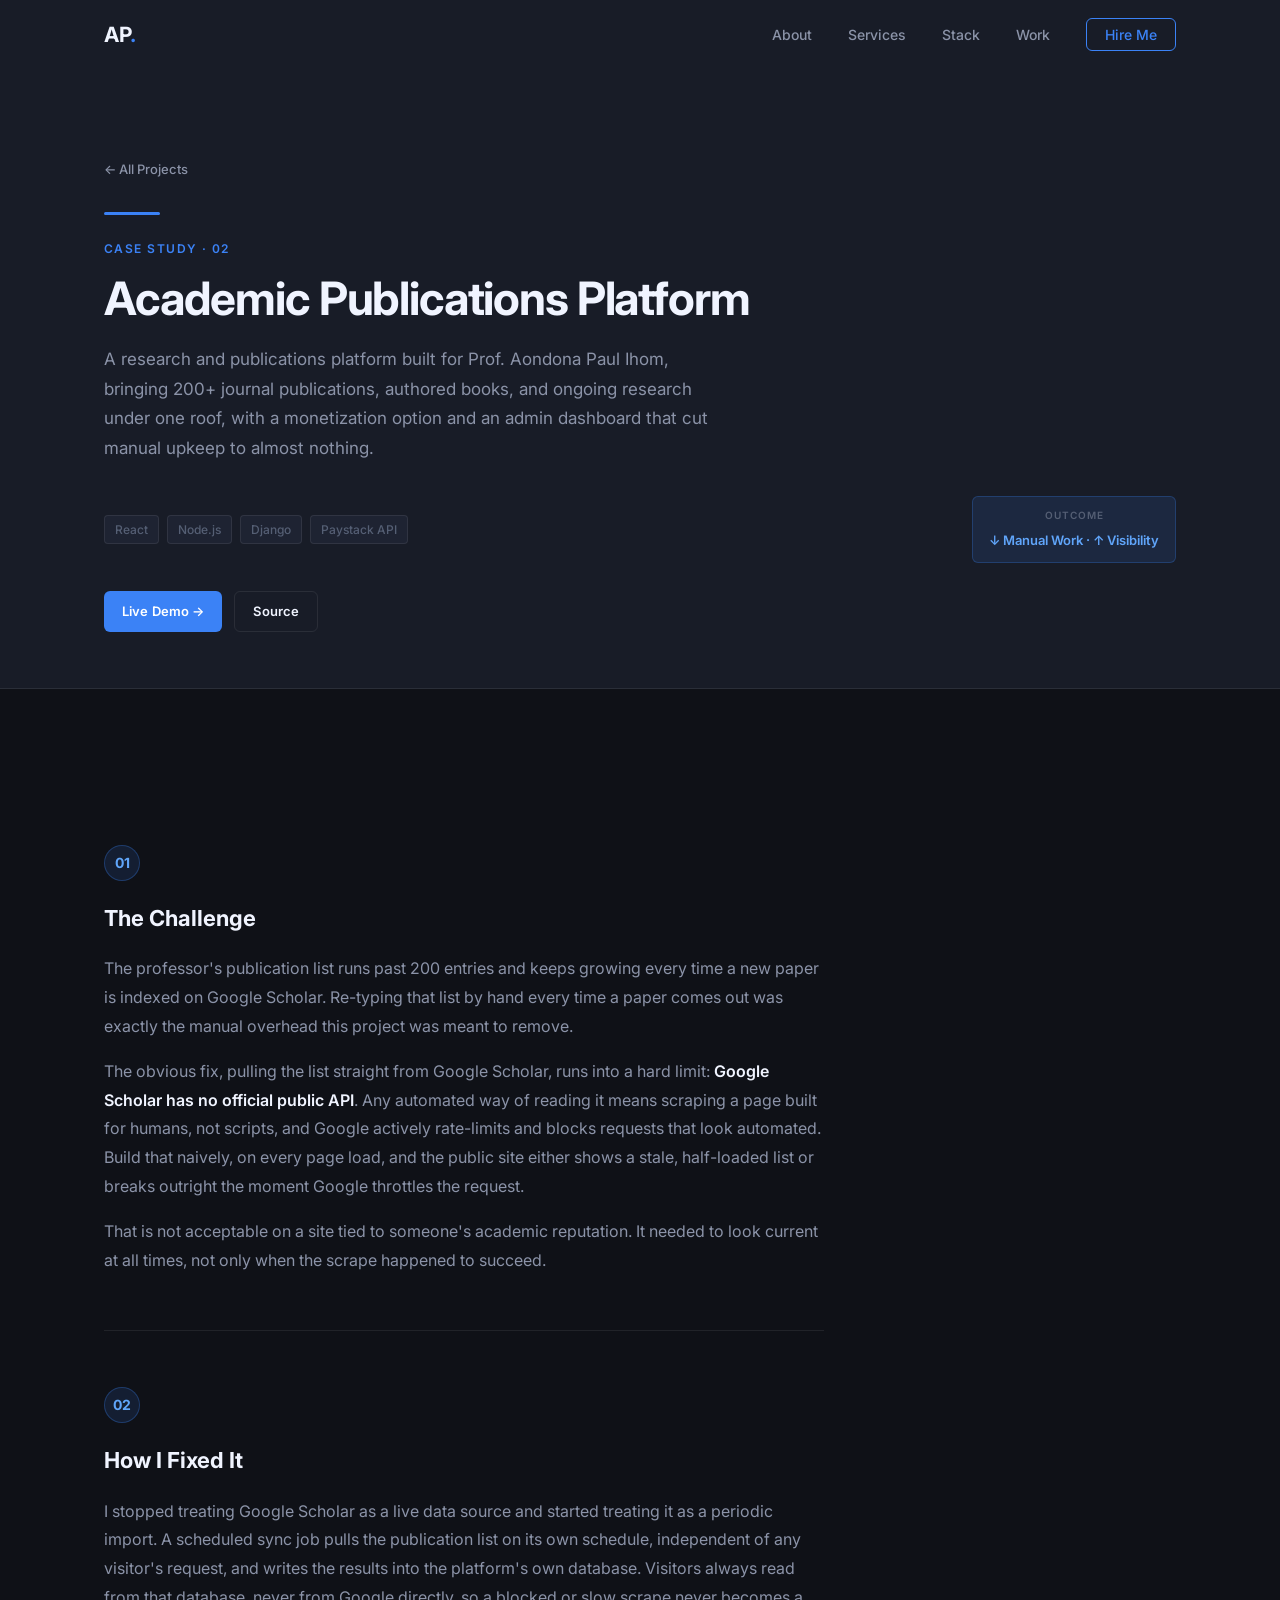
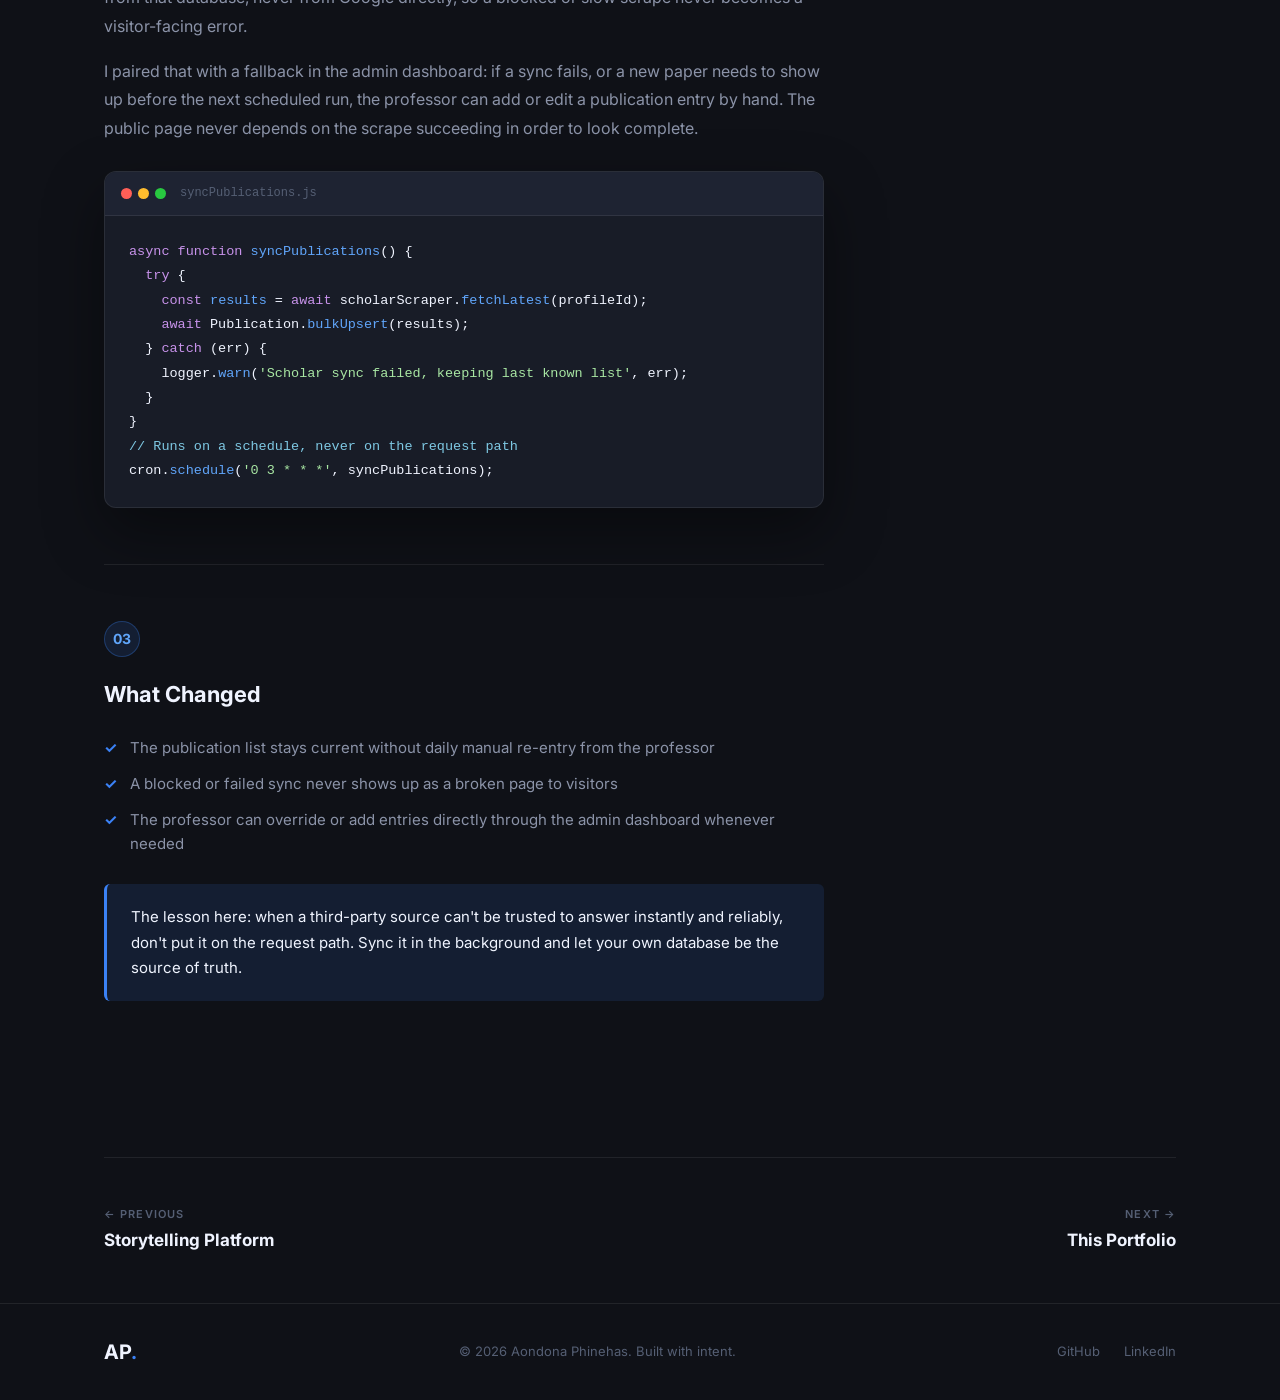
<file: projects/academic.html>
<!DOCTYPE html>
<html lang="en">

<head>
    <meta charset="UTF-8" />
    <meta name="viewport" content="width=device-width, initial-scale=1.0" />
    <title>Academic Publications Platform Case Study | Aondona Phinehas</title>
    <meta name="description"
        content="How I kept a 200+ entry publication list current without an official Google Scholar API, by treating scraped data as a periodic sync instead of a live request." />
    <link rel="stylesheet" href="../css/styles.css" />
    <link rel="preconnect" href="https://fonts.googleapis.com" />
    <link rel="preconnect" href="https://fonts.gstatic.com" crossorigin />
    <link href="https://fonts.googleapis.com/css2?family=Inter:wght@400;500;600;700;800&display=swap"
        rel="stylesheet" />
</head>

<body>

    <!-- NAV -->
    <nav class="site-nav" id="siteNav">
        <div class="nav-inner">
            <a href="../index.html#hero" class="nav-wordmark">AP<span class="nav-dot">.</span></a>
            <ul class="nav-links" id="navLinks">
                <li><a href="../index.html#about">About</a></li>
                <li><a href="../index.html#services">Services</a></li>
                <li><a href="../index.html#stack">Stack</a></li>
                <li><a href="../index.html#projects">Work</a></li>
                <li><a href="../index.html#contact" class="nav-cta-link">Hire Me</a></li>
            </ul>
            <button class="nav-hamburger" id="navHamburger" aria-label="Toggle menu">
                <span></span><span></span><span></span>
            </button>
        </div>
    </nav>

    <!-- CASE HERO -->
    <section class="case-hero">
        <div class="container case-hero-inner">
            <a href="../index.html#projects" class="case-back-link">← All Projects</a>
            <div class="case-accent-line" aria-hidden="true"></div>
            <p class="case-eyebrow">Case Study · 02</p>
            <h1 class="case-title">Academic Publications Platform</h1>
            <p class="case-summary">
                A research and publications platform built for Prof. Aondona Paul Ihom, bringing 200+
                journal publications, authored books, and ongoing research under one roof, with a
                monetization option and an admin dashboard that cut manual upkeep to almost nothing.
            </p>
            <div class="case-meta-row">
                <div class="project-tags">
                    <span class="tag">React</span>
                    <span class="tag">Node.js</span>
                    <span class="tag">Django</span>
                    <span class="tag">Paystack API</span>
                </div>
                <div class="project-outcome-badge">
                    <span class="outcome-label">Outcome</span>
                    <span class="outcome-value">↓ Manual Work · ↑ Visibility</span>
                </div>
            </div>
            <div class="case-links">
                <a href="https://profapihom.com" target="_blank" rel="noopener"
                    class="btn btn-sm btn-primary">Live Demo →</a>
                <a href="https://github.com/Mtsegh/professor_app" target="_blank" rel="noopener"
                    class="btn btn-sm btn-ghost">Source</a>
            </div>
        </div>
    </section>

    <!-- STORY -->
    <section class="section-pad">
        <div class="container">
            <div class="case-section">

                <article class="case-step">
                    <span class="case-step-marker">01</span>
                    <h2 class="case-step-title">The Challenge</h2>
                    <div class="case-narrative">
                        <p>
                            The professor's publication list runs past 200 entries and keeps growing every
                            time a new paper is indexed on Google Scholar. Re-typing that list by hand
                            every time a paper comes out was exactly the manual overhead this project was
                            meant to remove.
                        </p>
                        <p>
                            The obvious fix, pulling the list straight from Google Scholar, runs into a
                            hard limit: <strong>Google Scholar has no official public API</strong>. Any
                            automated way of reading it means scraping a page built for humans, not
                            scripts, and Google actively rate-limits and blocks requests that look
                            automated. Build that naively, on every page load, and the public site either
                            shows a stale, half-loaded list or breaks outright the moment Google throttles
                            the request.
                        </p>
                        <p>
                            That is not acceptable on a site tied to someone's academic reputation. It
                            needed to look current at all times, not only when the scrape happened to
                            succeed.
                        </p>
                    </div>
                </article>

                <article class="case-step">
                    <span class="case-step-marker">02</span>
                    <h2 class="case-step-title">How I Fixed It</h2>
                    <div class="case-narrative">
                        <p>
                            I stopped treating Google Scholar as a live data source and started treating
                            it as a periodic import. A scheduled sync job pulls the publication list on
                            its own schedule, independent of any visitor's request, and writes the results
                            into the platform's own database. Visitors always read from that database,
                            never from Google directly, so a blocked or slow scrape never becomes a
                            visitor-facing error.
                        </p>
                        <p>
                            I paired that with a fallback in the admin dashboard: if a sync fails, or a new
                            paper needs to show up before the next scheduled run, the professor can add or
                            edit a publication entry by hand. The public page never depends on the scrape
                            succeeding in order to look complete.
                        </p>
                    </div>
                    <div class="case-fix-block">
                        <div class="hero-code-block">
                            <div class="code-bar">
                                <span class="dot red"></span><span class="dot yellow"></span><span
                                    class="dot green"></span>
                                <span class="code-filename">syncPublications.js</span>
                            </div>
                            <pre class="code-body"><code><span class="c-keyword">async function</span> <span class="c-var">syncPublications</span>() {
  <span class="c-keyword">try</span> {
    <span class="c-keyword">const</span> <span class="c-var">results</span> = <span class="c-keyword">await</span> scholarScraper.<span class="c-var">fetchLatest</span>(profileId);
    <span class="c-keyword">await</span> Publication.<span class="c-var">bulkUpsert</span>(results);
  } <span class="c-keyword">catch</span> (err) {
    logger.<span class="c-var">warn</span>(<span class="c-str">'Scholar sync failed, keeping last known list'</span>, err);
  }
}
<span class="c-key">// Runs on a schedule, never on the request path</span>
cron.<span class="c-var">schedule</span>(<span class="c-str">'0 3 * * *'</span>, syncPublications);</code></pre>
                        </div>
                    </div>
                </article>

                <article class="case-step">
                    <span class="case-step-marker">03</span>
                    <h2 class="case-step-title">What Changed</h2>
                    <ul class="case-outcome-list">
                        <li>The publication list stays current without daily manual re-entry from the
                            professor</li>
                        <li>A blocked or failed sync never shows up as a broken page to visitors</li>
                        <li>The professor can override or add entries directly through the admin dashboard
                            whenever needed</li>
                    </ul>
                    <p class="case-lesson">
                        The lesson here: when a third-party source can't be trusted to answer instantly and
                        reliably, don't put it on the request path. Sync it in the background and let your
                        own database be the source of truth.
                    </p>
                </article>

            </div>
        </div>
    </section>

    <!-- CROSS LINKS -->
    <div class="container">
        <div class="case-nav-footer">
            <a href="storytelling.html">
                <span class="case-nav-footer-label">← Previous</span>
                <span class="case-nav-footer-title">Storytelling Platform</span>
            </a>
            <a href="portfolio.html">
                <span class="case-nav-footer-label">Next →</span>
                <span class="case-nav-footer-title">This Portfolio</span>
            </a>
        </div>
    </div>

    <!-- FOOTER -->
    <footer class="site-footer">
        <div class="container">
            <div class="footer-inner">
                <span class="footer-wordmark">AP<span class="nav-dot">.</span></span>
                <p class="footer-copy">© <span id="footerYear"></span> Aondona Phinehas. Built with intent.</p>
                <div class="footer-links">
                    <a href="https://github.com/Mtsegh" target="_blank" rel="noopener">GitHub</a>
                    <a href="https://www.linkedin.com/in/phinehas-aondona-29b6482a4" target="_blank"
                        rel="noopener">LinkedIn</a>
                </div>
            </div>
        </div>
    </footer>

    <script src="../js/script.js"></script>
</body>

</html>
</file>
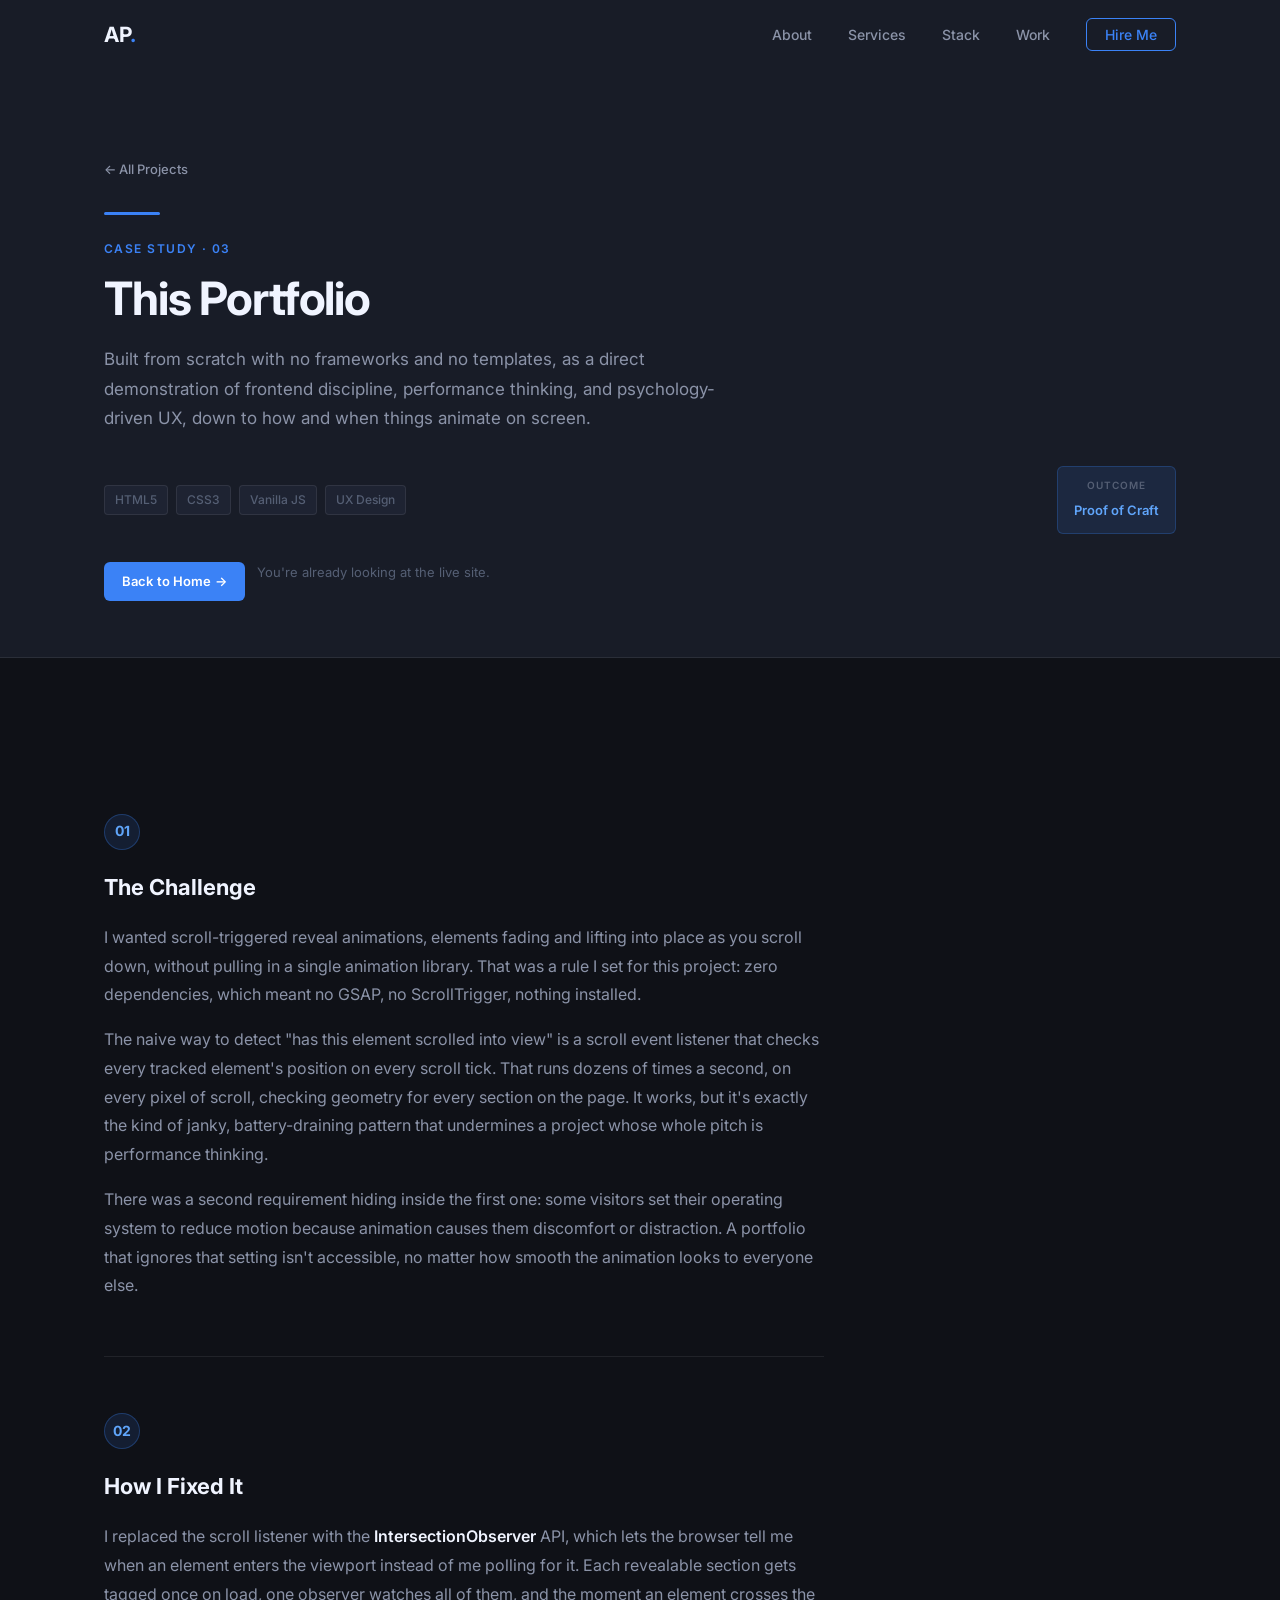
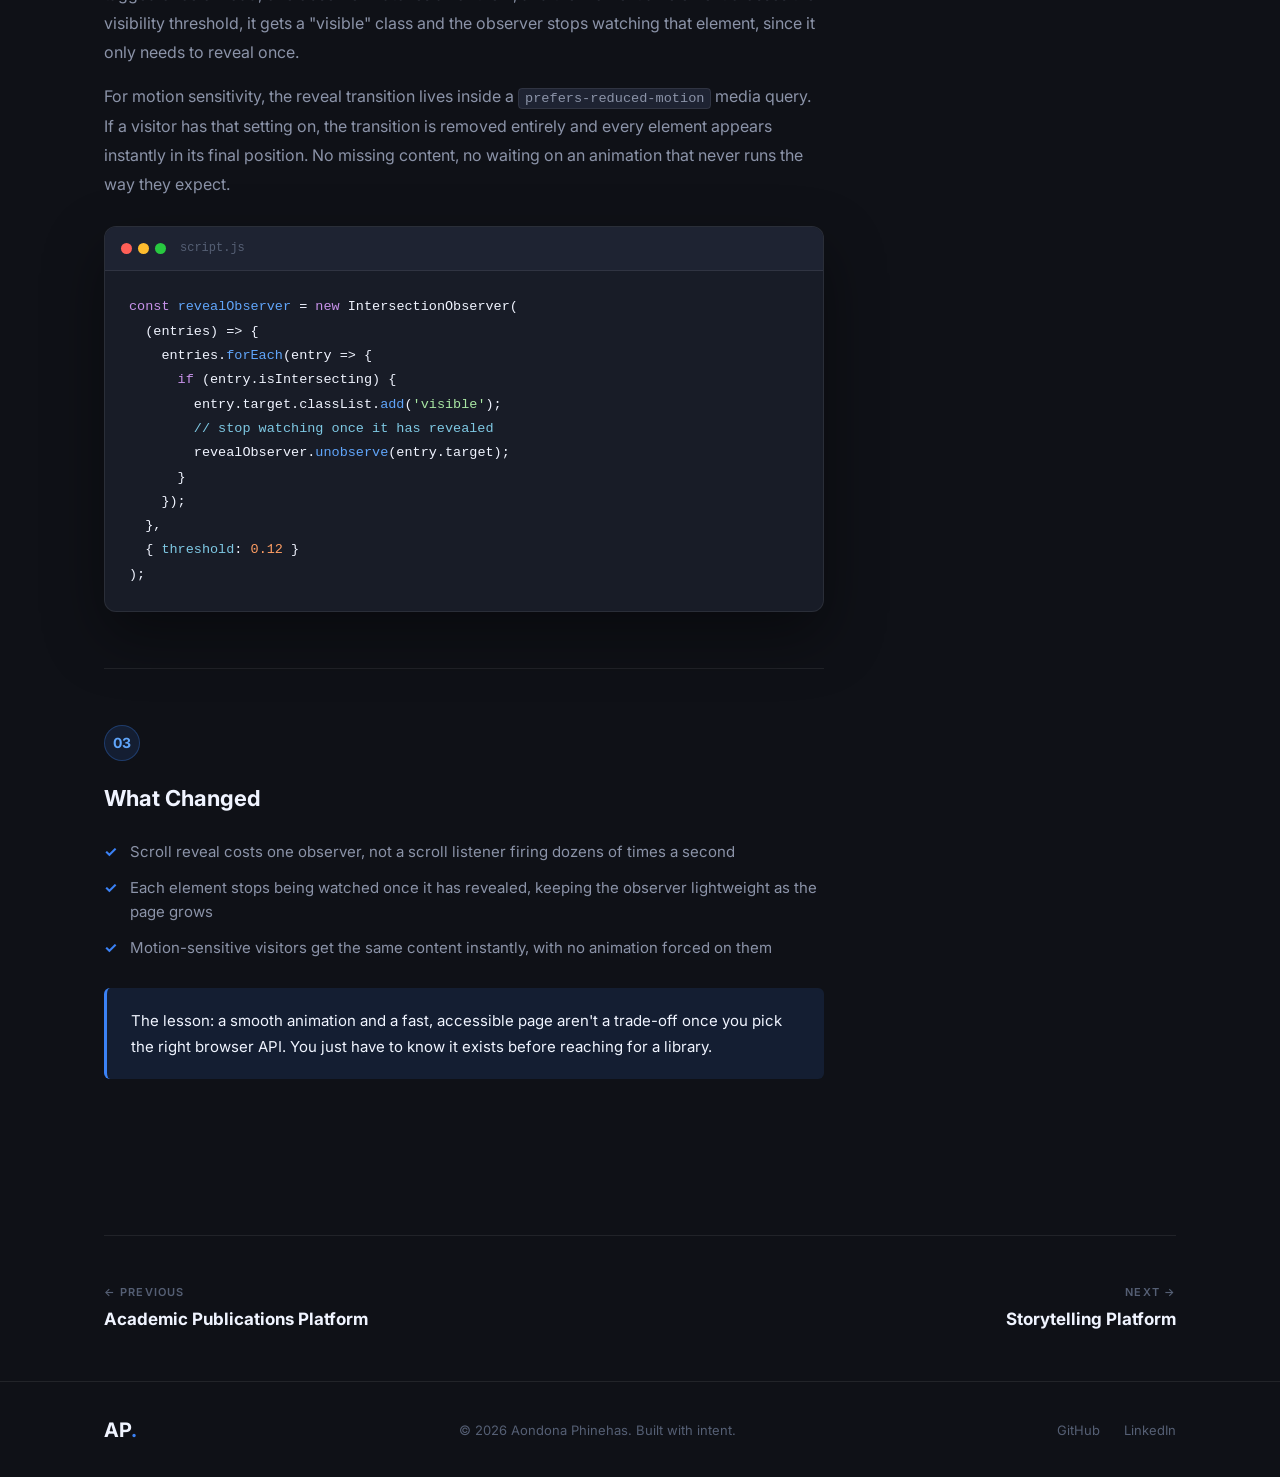
<file: projects/portfolio.html>
<!DOCTYPE html>
<html lang="en">

<head>
    <meta charset="UTF-8" />
    <meta name="viewport" content="width=device-width, initial-scale=1.0" />
    <title>This Portfolio Case Study | Aondona Phinehas</title>
    <meta name="description"
        content="How I built scroll-triggered reveal animations for this portfolio with zero dependencies, using IntersectionObserver instead of a scroll listener, and respecting prefers-reduced-motion." />
    <link rel="stylesheet" href="../css/styles.css" />
    <link rel="preconnect" href="https://fonts.googleapis.com" />
    <link rel="preconnect" href="https://fonts.gstatic.com" crossorigin />
    <link href="https://fonts.googleapis.com/css2?family=Inter:wght@400;500;600;700;800&display=swap"
        rel="stylesheet" />
</head>

<body>

    <!-- NAV -->
    <nav class="site-nav" id="siteNav">
        <div class="nav-inner">
            <a href="../index.html#hero" class="nav-wordmark">AP<span class="nav-dot">.</span></a>
            <ul class="nav-links" id="navLinks">
                <li><a href="../index.html#about">About</a></li>
                <li><a href="../index.html#services">Services</a></li>
                <li><a href="../index.html#stack">Stack</a></li>
                <li><a href="../index.html#projects">Work</a></li>
                <li><a href="../index.html#contact" class="nav-cta-link">Hire Me</a></li>
            </ul>
            <button class="nav-hamburger" id="navHamburger" aria-label="Toggle menu">
                <span></span><span></span><span></span>
            </button>
        </div>
    </nav>

    <!-- CASE HERO -->
    <section class="case-hero">
        <div class="container case-hero-inner">
            <a href="../index.html#projects" class="case-back-link">← All Projects</a>
            <div class="case-accent-line" aria-hidden="true"></div>
            <p class="case-eyebrow">Case Study · 03</p>
            <h1 class="case-title">This Portfolio</h1>
            <p class="case-summary">
                Built from scratch with no frameworks and no templates, as a direct demonstration of
                frontend discipline, performance thinking, and psychology-driven UX, down to how and when
                things animate on screen.
            </p>
            <div class="case-meta-row">
                <div class="project-tags">
                    <span class="tag">HTML5</span>
                    <span class="tag">CSS3</span>
                    <span class="tag">Vanilla JS</span>
                    <span class="tag">UX Design</span>
                </div>
                <div class="project-outcome-badge">
                    <span class="outcome-label">Outcome</span>
                    <span class="outcome-value">Proof of Craft</span>
                </div>
            </div>
            <div class="case-links">
                <a href="../index.html" class="btn btn-sm btn-primary">Back to Home →</a>
                <span class="case-note">You're already looking at the live site.</span>
            </div>
        </div>
    </section>

    <!-- STORY -->
    <section class="section-pad">
        <div class="container">
            <div class="case-section">

                <article class="case-step">
                    <span class="case-step-marker">01</span>
                    <h2 class="case-step-title">The Challenge</h2>
                    <div class="case-narrative">
                        <p>
                            I wanted scroll-triggered reveal animations, elements fading and lifting into
                            place as you scroll down, without pulling in a single animation library. That
                            was a rule I set for this project: zero dependencies, which meant no GSAP, no
                            ScrollTrigger, nothing installed.
                        </p>
                        <p>
                            The naive way to detect "has this element scrolled into view" is a scroll
                            event listener that checks every tracked element's position on every scroll
                            tick. That runs dozens of times a second, on every pixel of scroll, checking
                            geometry for every section on the page. It works, but it's exactly the kind of
                            janky, battery-draining pattern that undermines a project whose whole pitch is
                            performance thinking.
                        </p>
                        <p>
                            There was a second requirement hiding inside the first one: some visitors set
                            their operating system to reduce motion because animation causes them
                            discomfort or distraction. A portfolio that ignores that setting isn't
                            accessible, no matter how smooth the animation looks to everyone else.
                        </p>
                    </div>
                </article>

                <article class="case-step">
                    <span class="case-step-marker">02</span>
                    <h2 class="case-step-title">How I Fixed It</h2>
                    <div class="case-narrative">
                        <p>
                            I replaced the scroll listener with the <strong>IntersectionObserver</strong>
                            API, which lets the browser tell me when an element enters the viewport
                            instead of me polling for it. Each revealable section gets tagged once on
                            load, one observer watches all of them, and the moment an element crosses the
                            visibility threshold, it gets a "visible" class and the observer stops
                            watching that element, since it only needs to reveal once.
                        </p>
                        <p>
                            For motion sensitivity, the reveal transition lives inside a
                            <code>prefers-reduced-motion</code> media query. If a visitor has that setting
                            on, the transition is removed entirely and every element appears instantly in
                            its final position. No missing content, no waiting on an animation that never
                            runs the way they expect.
                        </p>
                    </div>
                    <div class="case-fix-block">
                        <div class="hero-code-block">
                            <div class="code-bar">
                                <span class="dot red"></span><span class="dot yellow"></span><span
                                    class="dot green"></span>
                                <span class="code-filename">script.js</span>
                            </div>
                            <pre class="code-body"><code><span class="c-keyword">const</span> <span class="c-var">revealObserver</span> = <span class="c-keyword">new</span> IntersectionObserver(
  (entries) => {
    entries.<span class="c-var">forEach</span>(entry => {
      <span class="c-keyword">if</span> (entry.isIntersecting) {
        entry.target.classList.<span class="c-var">add</span>(<span class="c-str">'visible'</span>);
        <span class="c-key">// stop watching once it has revealed</span>
        revealObserver.<span class="c-var">unobserve</span>(entry.target);
      }
    });
  },
  { <span class="c-key">threshold</span>: <span class="c-bool">0.12</span> }
);</code></pre>
                        </div>
                    </div>
                </article>

                <article class="case-step">
                    <span class="case-step-marker">03</span>
                    <h2 class="case-step-title">What Changed</h2>
                    <ul class="case-outcome-list">
                        <li>Scroll reveal costs one observer, not a scroll listener firing dozens of times
                            a second</li>
                        <li>Each element stops being watched once it has revealed, keeping the observer
                            lightweight as the page grows</li>
                        <li>Motion-sensitive visitors get the same content instantly, with no animation
                            forced on them</li>
                    </ul>
                    <p class="case-lesson">
                        The lesson: a smooth animation and a fast, accessible page aren't a trade-off once
                        you pick the right browser API. You just have to know it exists before reaching
                        for a library.
                    </p>
                </article>

            </div>
        </div>
    </section>

    <!-- CROSS LINKS -->
    <div class="container">
        <div class="case-nav-footer">
            <a href="academic.html">
                <span class="case-nav-footer-label">← Previous</span>
                <span class="case-nav-footer-title">Academic Publications Platform</span>
            </a>
            <a href="storytelling.html">
                <span class="case-nav-footer-label">Next →</span>
                <span class="case-nav-footer-title">Storytelling Platform</span>
            </a>
        </div>
    </div>

    <!-- FOOTER -->
    <footer class="site-footer">
        <div class="container">
            <div class="footer-inner">
                <span class="footer-wordmark">AP<span class="nav-dot">.</span></span>
                <p class="footer-copy">© <span id="footerYear"></span> Aondona Phinehas. Built with intent.</p>
                <div class="footer-links">
                    <a href="https://github.com/Mtsegh" target="_blank" rel="noopener">GitHub</a>
                    <a href="https://www.linkedin.com/in/phinehas-aondona-29b6482a4" target="_blank"
                        rel="noopener">LinkedIn</a>
                </div>
            </div>
        </div>
    </footer>

    <script src="../js/script.js"></script>
</body>

</html>
</file>
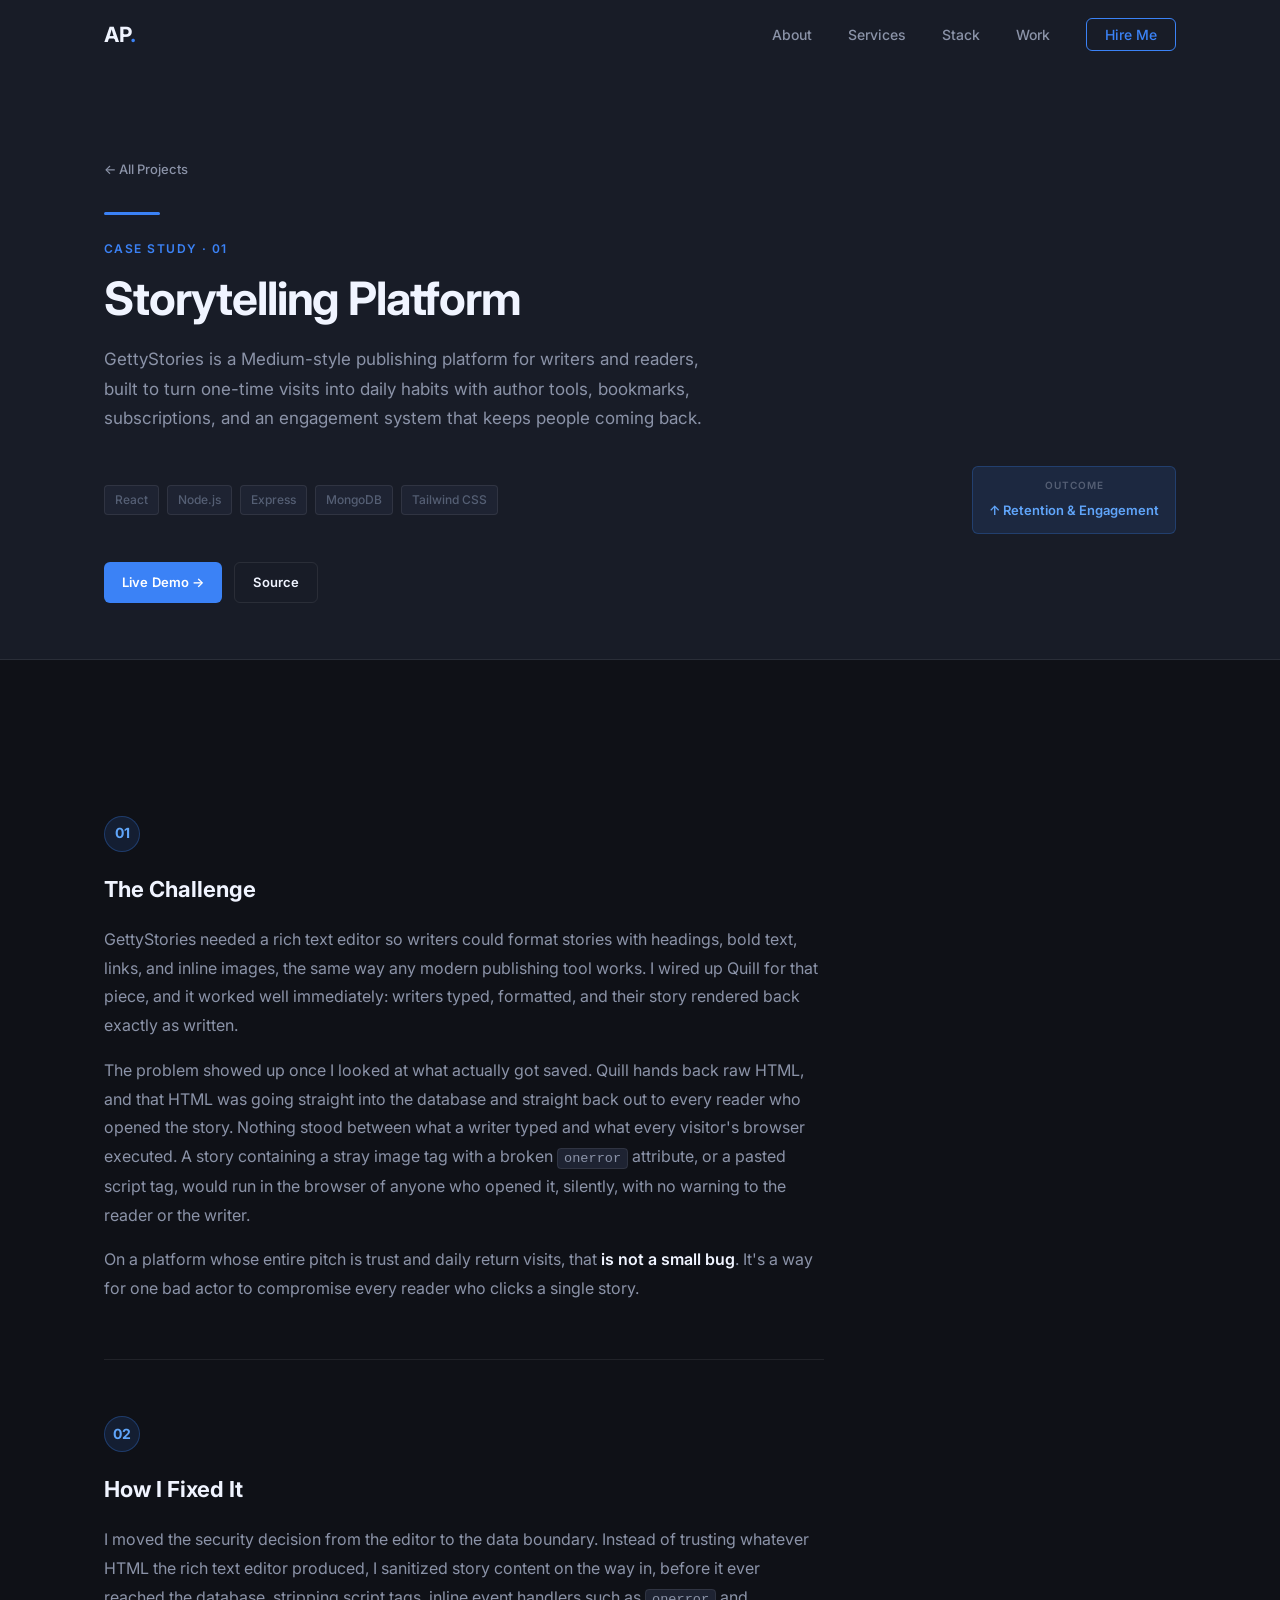
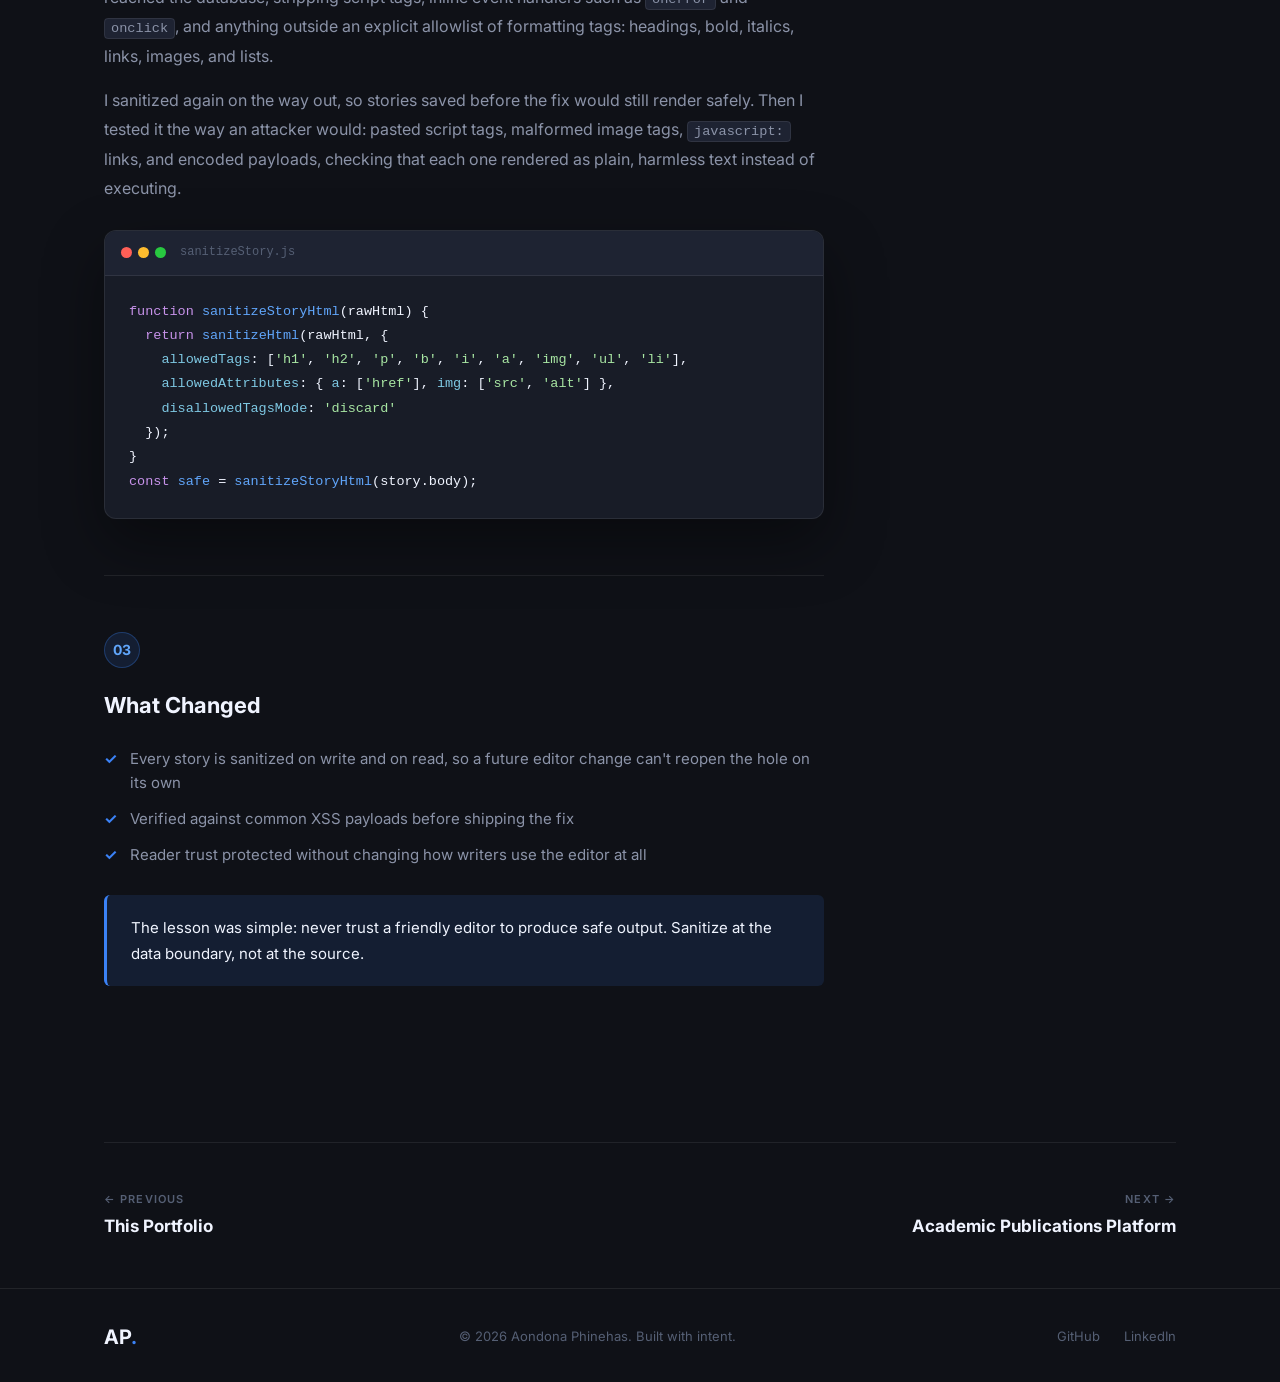
<file: projects/storytelling.html>
<!DOCTYPE html>
<html lang="en">

<head>
    <meta charset="UTF-8" />
    <meta name="viewport" content="width=device-width, initial-scale=1.0" />
    <title>Storytelling Platform Case Study | Aondona Phinehas</title>
    <meta name="description"
        content="How I closed an XSS hole in GettyStories, a Medium-style publishing platform, by sanitizing user generated HTML at the data boundary instead of trusting the editor." />
    <link rel="stylesheet" href="../css/styles.css" />
    <link rel="preconnect" href="https://fonts.googleapis.com" />
    <link rel="preconnect" href="https://fonts.gstatic.com" crossorigin />
    <link href="https://fonts.googleapis.com/css2?family=Inter:wght@400;500;600;700;800&display=swap"
        rel="stylesheet" />
</head>

<body>

    <!-- NAV -->
    <nav class="site-nav" id="siteNav">
        <div class="nav-inner">
            <a href="../index.html#hero" class="nav-wordmark">AP<span class="nav-dot">.</span></a>
            <ul class="nav-links" id="navLinks">
                <li><a href="../index.html#about">About</a></li>
                <li><a href="../index.html#services">Services</a></li>
                <li><a href="../index.html#stack">Stack</a></li>
                <li><a href="../index.html#projects">Work</a></li>
                <li><a href="../index.html#contact" class="nav-cta-link">Hire Me</a></li>
            </ul>
            <button class="nav-hamburger" id="navHamburger" aria-label="Toggle menu">
                <span></span><span></span><span></span>
            </button>
        </div>
    </nav>

    <!-- CASE HERO -->
    <section class="case-hero">
        <div class="container case-hero-inner">
            <a href="../index.html#projects" class="case-back-link">← All Projects</a>
            <div class="case-accent-line" aria-hidden="true"></div>
            <p class="case-eyebrow">Case Study · 01</p>
            <h1 class="case-title">Storytelling Platform</h1>
            <p class="case-summary">
                GettyStories is a Medium-style publishing platform for writers and readers, built to turn
                one-time visits into daily habits with author tools, bookmarks, subscriptions, and an
                engagement system that keeps people coming back.
            </p>
            <div class="case-meta-row">
                <div class="project-tags">
                    <span class="tag">React</span>
                    <span class="tag">Node.js</span>
                    <span class="tag">Express</span>
                    <span class="tag">MongoDB</span>
                    <span class="tag">Tailwind CSS</span>
                </div>
                <div class="project-outcome-badge">
                    <span class="outcome-label">Outcome</span>
                    <span class="outcome-value">↑ Retention & Engagement</span>
                </div>
            </div>
            <div class="case-links">
                <a href="https://gettystories.onrender.com" target="_blank" rel="noopener"
                    class="btn btn-sm btn-primary">Live Demo →</a>
                <a href="https://github.com/Mtsegh/blog-app" target="_blank" rel="noopener"
                    class="btn btn-sm btn-ghost">Source</a>
            </div>
        </div>
    </section>

    <!-- STORY -->
    <section class="section-pad">
        <div class="container">
            <div class="case-section">

                <article class="case-step">
                    <span class="case-step-marker">01</span>
                    <h2 class="case-step-title">The Challenge</h2>
                    <div class="case-narrative">
                        <p>
                            GettyStories needed a rich text editor so writers could format stories with
                            headings, bold text, links, and inline images, the same way any modern
                            publishing tool works. I wired up Quill for that piece, and it worked well
                            immediately: writers typed, formatted, and their story rendered back exactly
                            as written.
                        </p>
                        <p>
                            The problem showed up once I looked at what actually got saved. Quill hands
                            back raw HTML, and that HTML was going straight into the database and straight
                            back out to every reader who opened the story. Nothing stood between what a
                            writer typed and what every visitor's browser executed. A story containing a
                            stray image tag with a broken <code>onerror</code> attribute, or a pasted
                            script tag, would run in the browser of anyone who opened it, silently, with
                            no warning to the reader or the writer.
                        </p>
                        <p>
                            On a platform whose entire pitch is trust and daily return visits, that
                            <strong>is not a small bug</strong>. It's a way for one bad actor to
                            compromise every reader who clicks a single story.
                        </p>
                    </div>
                </article>

                <article class="case-step">
                    <span class="case-step-marker">02</span>
                    <h2 class="case-step-title">How I Fixed It</h2>
                    <div class="case-narrative">
                        <p>
                            I moved the security decision from the editor to the data boundary. Instead of
                            trusting whatever HTML the rich text editor produced, I sanitized story content
                            on the way in, before it ever reached the database, stripping script tags,
                            inline event handlers such as <code>onerror</code> and <code>onclick</code>,
                            and anything outside an explicit allowlist of formatting tags: headings, bold,
                            italics, links, images, and lists.
                        </p>
                        <p>
                            I sanitized again on the way out, so stories saved before the fix would still
                            render safely. Then I tested it the way an attacker would: pasted script tags,
                            malformed image tags, <code>javascript:</code> links, and encoded payloads,
                            checking that each one rendered as plain, harmless text instead of executing.
                        </p>
                    </div>
                    <div class="case-fix-block">
                        <div class="hero-code-block">
                            <div class="code-bar">
                                <span class="dot red"></span><span class="dot yellow"></span><span
                                    class="dot green"></span>
                                <span class="code-filename">sanitizeStory.js</span>
                            </div>
                            <pre class="code-body"><code><span class="c-keyword">function</span> <span class="c-var">sanitizeStoryHtml</span>(rawHtml) {
  <span class="c-keyword">return</span> <span class="c-var">sanitizeHtml</span>(rawHtml, {
    <span class="c-key">allowedTags</span>: [<span class="c-str">'h1'</span>, <span class="c-str">'h2'</span>, <span class="c-str">'p'</span>, <span class="c-str">'b'</span>, <span class="c-str">'i'</span>, <span class="c-str">'a'</span>, <span class="c-str">'img'</span>, <span class="c-str">'ul'</span>, <span class="c-str">'li'</span>],
    <span class="c-key">allowedAttributes</span>: { <span class="c-key">a</span>: [<span class="c-str">'href'</span>], <span class="c-key">img</span>: [<span class="c-str">'src'</span>, <span class="c-str">'alt'</span>] },
    <span class="c-key">disallowedTagsMode</span>: <span class="c-str">'discard'</span>
  });
}
<span class="c-keyword">const</span> <span class="c-var">safe</span> = <span class="c-var">sanitizeStoryHtml</span>(story.body);</code></pre>
                        </div>
                    </div>
                </article>

                <article class="case-step">
                    <span class="case-step-marker">03</span>
                    <h2 class="case-step-title">What Changed</h2>
                    <ul class="case-outcome-list">
                        <li>Every story is sanitized on write and on read, so a future editor change can't
                            reopen the hole on its own</li>
                        <li>Verified against common XSS payloads before shipping the fix</li>
                        <li>Reader trust protected without changing how writers use the editor at all</li>
                    </ul>
                    <p class="case-lesson">
                        The lesson was simple: never trust a friendly editor to produce safe output.
                        Sanitize at the data boundary, not at the source.
                    </p>
                </article>

            </div>
        </div>
    </section>

    <!-- CROSS LINKS -->
    <div class="container">
        <div class="case-nav-footer">
            <a href="portfolio.html">
                <span class="case-nav-footer-label">← Previous</span>
                <span class="case-nav-footer-title">This Portfolio</span>
            </a>
            <a href="academic.html">
                <span class="case-nav-footer-label">Next →</span>
                <span class="case-nav-footer-title">Academic Publications Platform</span>
            </a>
        </div>
    </div>

    <!-- FOOTER -->
    <footer class="site-footer">
        <div class="container">
            <div class="footer-inner">
                <span class="footer-wordmark">AP<span class="nav-dot">.</span></span>
                <p class="footer-copy">© <span id="footerYear"></span> Aondona Phinehas. Built with intent.</p>
                <div class="footer-links">
                    <a href="https://github.com/Mtsegh" target="_blank" rel="noopener">GitHub</a>
                    <a href="https://www.linkedin.com/in/phinehas-aondona-29b6482a4" target="_blank"
                        rel="noopener">LinkedIn</a>
                </div>
            </div>
        </div>
    </footer>

    <script src="../js/script.js"></script>
</body>

</html>
</file>
<file: css/styles.css>
﻿/* =========================================
     DESIGN TOKENS
     ========================================= */
:root {
    --color-bg: #0f1117;
    --color-surface: #181c27;
    --color-surface-2: #1e2332;
    --color-border: rgba(255, 255, 255, 0.08);
    --color-accent: #3b82f6;
    --color-accent-dim: rgba(59, 130, 246, 0.12);
    --color-accent-hover: #60a5fa;
    --color-text-primary: #f0f4ff;
    --color-text-secondary: #8b93a8;
    --color-text-muted: #555f74;

    --font-display: 'Inter', sans-serif;
    --font-body: 'Inter', sans-serif;

    --radius-sm: 6px;
    --radius-md: 12px;
    --radius-lg: 20px;

    --transition-fast: 150ms ease;
    --transition-mid: 250ms ease;

    --max-width: 1120px;
    --section-gap: 100px;
}

/* =========================================
     RESET & BASE
     ========================================= */
*,
*::before,
*::after {
    box-sizing: border-box;
    margin: 0;
    padding: 0;
}

html {
    scroll-behavior: smooth;
    -webkit-text-size-adjust: 100%;
}

body {
    background-color: var(--color-bg);
    color: var(--color-text-primary);
    font-family: var(--font-body);
    font-size: 16px;
    line-height: 1.6;
    -webkit-font-smoothing: antialiased;
}

img {
    display: block;
    max-width: 100%;
}

a {
    color: inherit;
    text-decoration: none;
}

button {
    cursor: pointer;
    font-family: inherit;
    border: none;
    background: none;
}

ul {
    list-style: none;
}

/* =========================================
     LAYOUT UTILITIES
     ========================================= */
.container {
    width: 100%;
    max-width: var(--max-width);
    margin: 0 auto;
    padding: 0 24px;
}

.section-pad {
    padding: var(--section-gap) 0;
}

.section-label {
    font-family: var(--font-body);
    font-size: 12px;
    font-weight: 600;
    letter-spacing: 0.12em;
    text-transform: uppercase;
    color: var(--color-accent);
    margin-bottom: 12px;
    display: block;
}

.section-heading {
    font-family: var(--font-display);
    font-size: clamp(26px, 3.6vw, 38px);
    font-weight: 700;
    color: var(--color-text-primary);
    line-height: 1.2;
    letter-spacing: -0.02em;
    margin-bottom: 48px;
    overflow-wrap: break-word;
}

.centered {
    text-align: center;
}

/* =========================================
     BUTTONS
     ========================================= */
.btn {
    display: inline-flex;
    align-items: center;
    gap: 8px;
    padding: 14px 28px;
    border-radius: var(--radius-sm);
    font-family: var(--font-body);
    font-size: 15px;
    font-weight: 600;
    letter-spacing: 0.01em;
    transition: background var(--transition-fast), color var(--transition-fast),
        box-shadow var(--transition-fast), transform var(--transition-fast);
    white-space: nowrap;
    max-width: 100%;
    overflow: hidden;
    text-overflow: ellipsis;
}

.btn:active {
    transform: scale(0.97);
}

.btn-primary {
    background-color: var(--color-accent);
    color: #fff;
}

.btn-primary:hover {
    background-color: var(--color-accent-hover);
    box-shadow: 0 0 24px rgba(59, 130, 246, 0.35);
}

.btn-ghost {
    background-color: transparent;
    color: var(--color-text-primary);
    border: 1.5px solid var(--color-border);
}

.btn-ghost:hover {
    border-color: var(--color-accent);
    color: var(--color-accent);
}

.btn-sm {
    padding: 9px 18px;
    font-size: 13px;
}

.btn-full {
    width: 100%;
    justify-content: center;
}

/* =========================================
     NAV
     ========================================= */
.site-nav {
    position: fixed;
    top: 0;
    left: 0;
    right: 0;
    z-index: 100;
    padding: 18px 0;
    transition: background var(--transition-mid), box-shadow var(--transition-mid);
}

.site-nav.nav-scrolled {
    background: rgba(15, 17, 23, 0.9);
    backdrop-filter: blur(16px);
    -webkit-backdrop-filter: blur(16px);
    box-shadow: 0 1px 0 var(--color-border);
}

.nav-inner {
    max-width: var(--max-width);
    margin: 0 auto;
    padding: 0 24px;
    display: flex;
    align-items: center;
    justify-content: space-between;
}

.nav-wordmark {
    font-family: var(--font-display);
    font-size: 21px;
    font-weight: 700;
    color: var(--color-text-primary);
    letter-spacing: -0.02em;
}

.nav-dot {
    color: var(--color-accent);
}

.nav-links {
    display: flex;
    align-items: center;
    gap: 36px;
}

.nav-links a {
    font-size: 14px;
    font-weight: 500;
    color: var(--color-text-secondary);
    transition: color var(--transition-fast);
}

.nav-links a:hover {
    color: var(--color-text-primary);
}

.nav-cta-link {
    color: var(--color-accent) !important;
    border: 1.5px solid var(--color-accent);
    padding: 7px 18px;
    border-radius: var(--radius-sm);
    transition: background var(--transition-fast) !important;
}

.nav-cta-link:hover {
    background: var(--color-accent-dim);
}

.nav-hamburger {
    display: none;
    flex-direction: column;
    gap: 5px;
    padding: 4px;
}

.nav-hamburger span {
    display: block;
    width: 24px;
    height: 2px;
    background: var(--color-text-primary);
    border-radius: 2px;
    transition: transform var(--transition-mid), opacity var(--transition-mid);
}

/* =========================================
     HERO
     ========================================= */
.hero {
    min-height: 100svh;
    display: grid;
    grid-template-columns: 1fr 1fr;
    align-items: center;
    gap: 48px;
    max-width: var(--max-width);
    margin: 0 auto;
    padding: 120px 24px 80px;
}

.hero-eyebrow {
    font-size: 12px;
    font-weight: 600;
    letter-spacing: 0.12em;
    text-transform: uppercase;
    color: var(--color-accent);
    margin-bottom: 20px;
}

.hero-headline {
    font-family: var(--font-display);
    font-size: clamp(32px, 5vw, 58px);
    font-weight: 700;
    line-height: 1.12;
    letter-spacing: -0.025em;
    margin-bottom: 20px;
    overflow-wrap: break-word;
}

.hero-highlight {
    color: var(--color-accent);
}

.hero-subheadline {
    font-size: clamp(16px, 1.8vw, 18px);
    color: var(--color-text-secondary);
    max-width: 480px;
    line-height: 1.7;
    margin-bottom: 36px;
}

.hero-actions {
    display: flex;
    gap: 16px;
    flex-wrap: wrap;
    margin-bottom: 40px;
}

.hero-social-proof {
    display: flex;
    align-items: center;
    gap: 12px;
    flex-wrap: wrap;
}

.proof-item {
    font-size: 13px;
    color: var(--color-text-muted);
}

.proof-divider {
    color: var(--color-border);
}

/* Hero code block */
.hero-visual {
    display: flex;
    justify-content: center;
    align-items: center;
}

.hero-code-block {
    background: var(--color-surface);
    border: 1px solid var(--color-border);
    border-radius: var(--radius-md);
    overflow: hidden;
    width: 100%;
    max-width: 420px;
    box-shadow: 0 24px 60px rgba(0, 0, 0, 0.4);
}

.code-bar {
    display: flex;
    align-items: center;
    gap: 6px;
    padding: 12px 16px;
    background: var(--color-surface-2);
    border-bottom: 1px solid var(--color-border);
}

.dot {
    width: 11px;
    height: 11px;
    border-radius: 50%;
}

.dot.red {
    background: #ff5f57;
}

.dot.yellow {
    background: #febc2e;
}

.dot.green {
    background: #28c840;
}

.code-filename {
    font-size: 12px;
    color: var(--color-text-muted);
    margin-left: 8px;
    font-family: ui-monospace, 'SF Mono', 'Cascadia Code', Menlo, Consolas, monospace;
}

.code-body {
    padding: 24px;
    font-family: ui-monospace, 'SF Mono', 'Cascadia Code', Menlo, Consolas, monospace;
    font-size: 13.5px;
    line-height: 1.8;
    overflow-x: auto;
    -webkit-overflow-scrolling: touch;
}

code {
    display: block;
}

.c-keyword {
    color: #c792ea;
}

.c-var {
    color: var(--color-accent-hover);
}

.c-key {
    color: #7ec8e3;
}

.c-str {
    color: #a8e6a3;
}

.c-bool {
    color: #ff9e64;
}

/* =========================================
     ABOUT
     ========================================= */
.about {
    background: var(--color-surface);
}

.about-grid {
    display: grid;
    grid-template-columns: 1fr 340px;
    gap: 64px;
    align-items: center;
}

.about-body {
    color: var(--color-text-secondary);
    font-size: 16px;
    line-height: 1.8;
    margin-bottom: 20px;
}

.about-stats {
    display: flex;
    gap: 40px;
    margin-top: 40px;
    padding-top: 36px;
    border-top: 1px solid var(--color-border);
    flex-wrap: wrap;
}

.stat-number {
    display: block;
    font-family: var(--font-display);
    font-size: clamp(28px, 3.5vw, 34px);
    font-weight: 700;
    color: var(--color-accent);
    line-height: 1;
    margin-bottom: 6px;
}

.stat-label {
    font-size: 13px;
    color: var(--color-text-muted);
}

.about-image-wrap {
    display: flex;
    justify-content: center;
}

.about-photo {
    width: 100%;
    max-width: 340px;
    aspect-ratio: 4 / 5;
    object-fit: cover;
    border-radius: var(--radius-lg);
    border: 1px solid var(--color-border);
}

.about-image-placeholder {
    width: 280px;
    height: 340px;
    background: var(--color-surface-2);
    border: 2px dashed var(--color-border);
    border-radius: var(--radius-lg);
    display: flex;
    flex-direction: column;
    align-items: center;
    justify-content: center;
    gap: 12px;
}

.placeholder-initials {
    font-family: var(--font-display);
    font-size: 48px;
    font-weight: 700;
    color: var(--color-accent);
}

.placeholder-note {
    font-size: 13px;
    color: var(--color-text-muted);
}

/* =========================================
     SERVICES
     ========================================= */
.services-grid {
    display: grid;
    grid-template-columns: repeat(3, 1fr);
    gap: 20px;
}

.service-card {
    background: var(--color-surface);
    border: 1px solid var(--color-border);
    border-radius: var(--radius-md);
    padding: 28px;
    transition: border-color var(--transition-mid), box-shadow var(--transition-mid),
        transform var(--transition-mid);
}

.service-card:hover {
    border-color: var(--color-accent);
    box-shadow: 0 0 0 1px var(--color-accent-dim),
        0 12px 32px rgba(0, 0, 0, 0.3);
    transform: translateY(-3px);
}

.service-icon {
    color: var(--color-accent);
    margin-bottom: 18px;
    display: block;
}

.service-title {
    font-family: var(--font-display);
    font-size: 17px;
    font-weight: 700;
    margin-bottom: 10px;
    color: var(--color-text-primary);
}

.service-description {
    font-size: 14px;
    color: var(--color-text-secondary);
    line-height: 1.7;
}

/* =========================================
     STACK
     ========================================= */
.stack {
    background: var(--color-surface);
}

.stack-categories {
    display: grid;
    grid-template-columns: repeat(4, 1fr);
    gap: 32px;
}

.stack-category-label {
    font-size: 12px;
    font-weight: 600;
    letter-spacing: 0.1em;
    text-transform: uppercase;
    color: var(--color-text-muted);
    margin-bottom: 16px;
}

.stack-pills {
    display: flex;
    flex-direction: column;
    gap: 10px;
}

.stack-pill {
    display: inline-block;
    padding: 8px 14px;
    background: var(--color-surface-2);
    border: 1px solid var(--color-border);
    border-radius: var(--radius-sm);
    font-size: 13px;
    color: var(--color-text-secondary);
    transition: border-color var(--transition-fast), color var(--transition-fast);
}

.stack-pill:hover {
    border-color: var(--color-accent);
    color: var(--color-text-primary);
}

.stack-pill.primary {
    border-color: rgba(59, 130, 246, 0.4);
    color: var(--color-accent-hover);
    background: var(--color-accent-dim);
}

/* =========================================
     PROJECTS
     ========================================= */
.projects-list {
    display: flex;
    flex-direction: column;
    gap: 32px;
}

.project-card {
    background: var(--color-surface);
    border: 1px solid var(--color-border);
    border-radius: var(--radius-lg);
    padding: 40px;
    display: grid;
    grid-template-columns: 64px 1fr;
    gap: 32px;
    transition: border-color var(--transition-mid), box-shadow var(--transition-mid);
    margin-bottom: 28px;
}

.project-card:hover {
    border-color: rgba(59, 130, 246, 0.3);
    box-shadow: 0 8px 40px rgba(0, 0, 0, 0.3);
}

.project-number {
    font-family: var(--font-display);
    font-size: clamp(36px, 4.5vw, 48px);
    font-weight: 700;
    color: var(--color-border);
    line-height: 1;
    padding-top: 4px;
    user-select: none;
}

.project-header {
    display: flex;
    justify-content: space-between;
    align-items: flex-start;
    gap: 24px;
    margin-bottom: 20px;
    flex-wrap: wrap;
}

.project-title {
    font-family: var(--font-display);
    font-size: 22px;
    font-weight: 700;
    color: var(--color-text-primary);
    margin-bottom: 10px;
}

.project-problem {
    font-size: 15px;
    color: var(--color-text-secondary);
    line-height: 1.7;
    max-width: 560px;
}

.project-outcome-badge {
    flex-shrink: 0;
    background: var(--color-accent-dim);
    border: 1px solid rgba(59, 130, 246, 0.25);
    border-radius: var(--radius-sm);
    padding: 10px 16px;
    text-align: center;
}

.outcome-label {
    display: block;
    font-size: 10px;
    font-weight: 600;
    letter-spacing: 0.1em;
    text-transform: uppercase;
    color: var(--color-text-muted);
    margin-bottom: 4px;
}

.outcome-value {
    font-size: 13px;
    font-weight: 600;
    color: var(--color-accent-hover);
}

.project-features {
    display: flex;
    flex-direction: column;
    gap: 8px;
    margin-bottom: 28px;
    padding-left: 0;
}

.project-features li {
    font-size: 14px;
    color: var(--color-text-secondary);
    padding-left: 20px;
    position: relative;
}

.project-features li::before {
    content: '→';
    position: absolute;
    left: 0;
    color: var(--color-accent);
    font-size: 12px;
}

.project-footer {
    display: flex;
    align-items: center;
    justify-content: space-between;
    gap: 16px;
    flex-wrap: wrap;
    padding-top: 20px;
    border-top: 1px solid var(--color-border);
}

.project-tags {
    display: flex;
    flex-wrap: wrap;
    gap: 8px;
}

.tag {
    font-size: 12px;
    font-weight: 500;
    padding: 4px 10px;
    background: var(--color-surface-2);
    border: 1px solid var(--color-border);
    border-radius: 4px;
    color: var(--color-text-muted);
}

.project-links {
    display: flex;
    gap: 12px;
    flex-shrink: 0;
    flex-wrap: wrap;
    min-width: 0;
}

/* =========================================
     CONTACT
     ========================================= */
.contact {
    background: var(--color-surface);
}

.contact-grid {
    display: grid;
    grid-template-columns: 1fr 1fr;
    gap: 80px;
    align-items: start;
}

.contact-body {
    font-size: 16px;
    color: var(--color-text-secondary);
    line-height: 1.8;
    margin-bottom: 36px;
}

.contact-direct-links {
    display: flex;
    flex-direction: column;
    gap: 16px;
}

.contact-link {
    display: flex;
    align-items: center;
    gap: 12px;
    font-size: 15px;
    color: var(--color-text-secondary);
    transition: color var(--transition-fast);
}

.contact-link:hover {
    color: var(--color-accent);
}

.contact-link svg {
    flex-shrink: 0;
}

/* Form */
.contact-form {
    display: flex;
    flex-direction: column;
    gap: 20px;
}

.form-group {
    display: flex;
    flex-direction: column;
    gap: 8px;
}

.form-label {
    font-size: 13px;
    font-weight: 500;
    color: var(--color-text-secondary);
}

.form-input {
    background: var(--color-surface-2);
    border: 1.5px solid var(--color-border);
    border-radius: var(--radius-sm);
    padding: 13px 16px;
    font-family: var(--font-body);
    font-size: 15px;
    color: var(--color-text-primary);
    outline: none;
    transition: border-color var(--transition-fast), box-shadow var(--transition-fast);
    width: 100%;
}

.form-input::placeholder {
    color: var(--color-text-muted);
}

.form-input:focus {
    border-color: var(--color-accent);
    box-shadow: 0 0 0 3px var(--color-accent-dim);
}

.form-textarea {
    resize: vertical;
    min-height: 130px;
}

.form-error {
    font-size: 12px;
    color: #f87171;
    min-height: 16px;
}

.form-input.input-error {
    border-color: #f87171;
}

.form-success-message {
    font-size: 14px;
    color: #34d399;
    text-align: center;
    min-height: 20px;
}

/* =========================================
     FOOTER
     ========================================= */
.site-footer {
    padding: 32px 0;
    border-top: 1px solid var(--color-border);
}

.footer-inner {
    display: flex;
    align-items: center;
    justify-content: space-between;
    flex-wrap: wrap;
    gap: 16px;
}

.footer-wordmark {
    font-family: var(--font-display);
    font-size: 20px;
    font-weight: 700;
}

.footer-copy {
    font-size: 13px;
    color: var(--color-text-muted);
}

.footer-links {
    display: flex;
    gap: 24px;
}

.footer-links a {
    font-size: 13px;
    color: var(--color-text-muted);
    transition: color var(--transition-fast);
}

.footer-links a:hover {
    color: var(--color-accent);
}

/* =========================================
     REVEAL ANIMATION
     ========================================= */
.reveal {
    opacity: 0;
    transform: translateY(24px);
    transition: opacity 0.55s ease, transform 0.55s ease;
}

.reveal.visible {
    opacity: 1;
    transform: translateY(0);
}

@media (prefers-reduced-motion: reduce) {
    .reveal {
        opacity: 1;
        transform: none;
        transition: none;
    }

    html {
        scroll-behavior: auto;
    }
}

/* =========================================
     RESPONSIVE, TABLET
     ========================================= */
@media (max-width: 1024px) {
    .hero {
        grid-template-columns: 1fr;
        text-align: center;
        padding-top: 100px;
    }

    .hero-subheadline {
        margin: 0 auto 36px;
    }

    .hero-actions {
        justify-content: center;
    }

    .hero-social-proof {
        justify-content: center;
    }

    .about-grid {
        grid-template-columns: 1fr;
        gap: 40px;
    }

    .about-image-wrap {
        order: -1;
    }

    .about-photo {
        max-width: 260px;
    }

    .hero-visual {
        display: none;
    }

    .stack-categories {
        grid-template-columns: repeat(2, 1fr);
    }

    .services-grid {
        grid-template-columns: repeat(2, 1fr);
    }

    .contact-grid {
        grid-template-columns: 1fr;
        gap: 48px;
    }
}

/* =========================================
     RESPONSIVE, MOBILE
     ========================================= */
@media (max-width: 640px) {
    :root {
        --section-gap: 64px;
    }

    .nav-links {
        display: none;
        position: fixed;
        top: 0;
        left: 0;
        right: 0;
        bottom: 0;
        background: var(--color-bg);
        flex-direction: column;
        align-items: center;
        justify-content: center;
        gap: 32px;
        z-index: 99;
    }

    .nav-links.nav-open {
        display: flex;
    }

    .nav-links a {
        font-size: 22px;
        font-weight: 600;
    }

    .nav-hamburger {
        display: flex;
        z-index: 101;
    }

    .nav-hamburger.menu-open span:nth-child(1) {
        transform: translateY(7px) rotate(45deg);
    }

    .nav-hamburger.menu-open span:nth-child(2) {
        opacity: 0;
    }

    .nav-hamburger.menu-open span:nth-child(3) {
        transform: translateY(-7px) rotate(-45deg);
    }

    .services-grid {
        grid-template-columns: 1fr;
    }

    .stack-categories {
        grid-template-columns: 1fr;
        gap: 24px;
    }

    .project-card {
        grid-template-columns: 1fr;
        padding: 28px;
        gap: 16px;
    }

    .project-number {
        font-size: 36px;
    }

    .project-header {
        flex-direction: column;
    }

    .project-outcome-badge {
        align-self: flex-start;
    }

    .project-footer {
        flex-direction: column;
        align-items: flex-start;
    }

    .project-links {
        width: 100%;
    }

    .project-links .btn {
        flex: 1 1 auto;
        justify-content: center;
    }

    .about-stats {
        gap: 28px;
    }

    .stat-number {
        font-size: 28px;
    }

    .hero {
        padding: 110px 20px 64px;
    }

    .hero-actions .btn {
        width: 100%;
        justify-content: center;
    }

    .hero-code-block {
        max-width: 100%;
    }

    .code-body {
        font-size: 12px;
    }

    .footer-inner {
        flex-direction: column;
        text-align: center;
    }

    .footer-links {
        justify-content: center;
    }

    .section-heading {
        margin-bottom: 32px;
    }
}

.carousel {
    display: flex;
    gap: 1em;
    overflow-x: auto;
    margin: 2em auto;
    scroll-behavior: smooth;
    anchor-name: --carousel;
    scroll-snap-type: x mandatory;
    scroll-marker-group: after;
    -webkit-overflow-scrolling: touch;
}

.carousel::scroll-marker-group {
    display: flex;
    justify-content: center;
    gap: .5em;
}

.carousel::-webkit-scrollbar {
    display: none;
}

.carousel::scroll-button(right),
.carousel::scroll-button(left) {
    content: '\2192';
    border: none;
    background-color: var(--color-accent);
    font-family: Consolas, monospace;
    font-size: 1.5em;
    color: #fff;
    height: 48px;
    width: 48px;
    border-radius: 50%;
    padding-bottom: .1em;
    cursor: pointer;
    position: fixed;
    position-anchor: --carousel;
    position-area: right center;
    translate: -50%;
}

.carousel::scroll-button(left) {
    content: '\2190';
    position-area: left center;
    translate: 50%;
}

.carousel::scroll-button(right):disabled,
.carousel::scroll-button(left):disabled {
    opacity: 0.5;
    cursor: auto;
}

.card {
    scroll-snap-align: start;
    flex: 0 0 calc((100% - 32px) / 3);
    min-height: 12em;
    /* background-color: var(--primary-color); */
    padding: 1em;
    border-radius: .5em;
    border: 1px solid var(--color-border);
    text-align: center;
    align-content: center;
    overflow-wrap: anywhere;
}

.card::scroll-marker {
    content: '';
    height: 10px;
    width: 10px;
    background-color: var(--color-text-secondary);
    border-radius: 50%;
}

.card::scroll-marker:target-current {
    background-color: var(--color-accent);
}

@media (max-width: 768px) {
    .card {
        flex: 0 0 calc((100% - 16px) / 2);
        min-height: 9em;
    }
}

/* 1 card on mobile */
@media (max-width: 640px) {
    .card {
        flex: 0 0 100%;
    }

    /* Native scroll buttons are position:fixed and land on top of the
       cards on small screens; hide them and rely on touch scrolling
       (the JS fallback buttons stack outside the track instead). */
    .carousel::scroll-button(right),
    .carousel::scroll-button(left) {
        display: none;
    }
}

/* JS fallback buttons for older browsers */
.carousel-btn {
    display: none;
    align-items: center;
    justify-content: center;
    width: 44px;
    height: 44px;
    margin: 0 auto 12px;
    border-radius: 50%;
    background: var(--color-surface-2);
    border: 1px solid var(--color-border);
    color: var(--color-text-primary);
    font-size: 18px;
    cursor: pointer;
    transition: border-color var(--transition-fast), color var(--transition-fast);
}

.carousel-btn:hover {
    border-color: var(--color-accent);
    color: var(--color-accent);
}

.carousel-btn-prev {
    margin-right: 8px;
}

.carousel-btn-next {
    margin-left: 8px;
}

@supports not (selector(::scroll-button(right))) {
    .carousel-btn {
        display: inline-flex;
    }
}

/* =========================================
     CASE STUDY PAGES
     ========================================= */
.case-hero {
    padding: 156px 0 56px;
    background: var(--color-surface);
    border-bottom: 1px solid var(--color-border);
}

.case-back-link {
    display: inline-flex;
    align-items: center;
    gap: 6px;
    font-size: 13px;
    font-weight: 500;
    color: var(--color-text-secondary);
    margin-bottom: 32px;
    transition: color var(--transition-fast), transform var(--transition-fast);
}

.case-back-link:hover {
    color: var(--color-accent);
    transform: translateX(-3px);
}

.case-accent-line {
    width: 56px;
    height: 3px;
    background: var(--color-accent);
    border-radius: 2px;
    margin-bottom: 24px;
    transform: scaleX(0);
    transform-origin: left;
    animation: caseLineGrow 0.7s ease 0.1s forwards;
}

.case-eyebrow {
    font-size: 12px;
    font-weight: 600;
    letter-spacing: 0.12em;
    text-transform: uppercase;
    color: var(--color-accent);
    margin-bottom: 14px;
    display: block;
}

.case-title {
    font-family: var(--font-display);
    font-size: clamp(28px, 4.5vw, 46px);
    font-weight: 700;
    line-height: 1.15;
    letter-spacing: -0.025em;
    color: var(--color-text-primary);
    margin-bottom: 20px;
    overflow-wrap: break-word;
}

.case-summary {
    font-size: clamp(15px, 1.6vw, 17px);
    color: var(--color-text-secondary);
    line-height: 1.75;
    max-width: 620px;
    margin-bottom: 32px;
}

.case-meta-row {
    display: flex;
    align-items: center;
    justify-content: space-between;
    gap: 24px;
    flex-wrap: wrap;
    margin-bottom: 28px;
}

.case-links {
    display: flex;
    gap: 12px;
    flex-wrap: wrap;
}

.case-note {
    font-size: 13px;
    color: var(--color-text-muted);
}

.case-section {
    max-width: 720px;
}

.case-step {
    padding: 56px 0;
    border-bottom: 1px solid var(--color-border);
}

.case-step:last-of-type {
    border-bottom: none;
}

.case-step-marker {
    display: inline-flex;
    align-items: center;
    justify-content: center;
    width: 36px;
    height: 36px;
    border-radius: 50%;
    background: var(--color-accent-dim);
    border: 1px solid rgba(59, 130, 246, 0.3);
    color: var(--color-accent-hover);
    font-family: var(--font-display);
    font-weight: 700;
    font-size: 14px;
    margin-bottom: 20px;
    transition: transform var(--transition-mid);
}

.case-step:hover .case-step-marker {
    transform: scale(1.08);
}

.case-step-title {
    font-family: var(--font-display);
    font-size: 22px;
    font-weight: 700;
    color: var(--color-text-primary);
    margin-bottom: 18px;
}

.case-narrative p {
    color: var(--color-text-secondary);
    font-size: 16px;
    line-height: 1.8;
    margin-bottom: 16px;
    overflow-wrap: break-word;
}

.case-narrative code {
    display: inline;
    font-family: ui-monospace, 'SF Mono', 'Cascadia Code', Menlo, Consolas, monospace;
    font-size: 0.85em;
    background: var(--color-surface-2);
    border: 1px solid var(--color-border);
    border-radius: 4px;
    padding: 2px 6px;
    word-break: break-word;
}

.case-narrative p:last-child {
    margin-bottom: 0;
}

.case-narrative strong {
    color: var(--color-text-primary);
    font-weight: 600;
}

.case-fix-block {
    margin-top: 28px;
}

.case-fix-block .hero-code-block {
    max-width: 100%;
    margin: 0 auto;
}

.case-outcome-list {
    display: flex;
    flex-direction: column;
    gap: 12px;
    margin-top: 24px;
}

.case-outcome-list li {
    padding-left: 26px;
    position: relative;
    color: var(--color-text-secondary);
    font-size: 15px;
    line-height: 1.6;
}

.case-outcome-list li::before {
    content: '✓';
    position: absolute;
    left: 0;
    top: 0;
    color: var(--color-accent);
    font-weight: 700;
}

.case-lesson {
    margin-top: 28px;
    padding: 20px 24px;
    background: var(--color-accent-dim);
    border-left: 3px solid var(--color-accent);
    border-radius: var(--radius-sm);
    font-size: 15px;
    color: var(--color-text-primary);
    line-height: 1.7;
}

.case-nav-footer {
    display: flex;
    align-items: center;
    justify-content: space-between;
    gap: 24px;
    flex-wrap: wrap;
    padding: 48px 0;
    border-top: 1px solid var(--color-border);
}

.case-nav-footer a {
    display: flex;
    flex-direction: column;
    gap: 4px;
}

.case-nav-footer a:last-child {
    text-align: right;
    align-items: flex-end;
}

.case-nav-footer-label {
    font-size: 11px;
    font-weight: 600;
    letter-spacing: 0.1em;
    text-transform: uppercase;
    color: var(--color-text-muted);
}

.case-nav-footer-title {
    font-family: var(--font-display);
    font-size: 17px;
    font-weight: 700;
    color: var(--color-text-primary);
    transition: color var(--transition-fast);
}

.case-nav-footer a:hover .case-nav-footer-title {
    color: var(--color-accent);
}

@keyframes caseLineGrow {
    to {
        transform: scaleX(1);
    }
}

@media (prefers-reduced-motion: reduce) {
    .case-accent-line {
        animation: none;
        transform: scaleX(1);
    }
}

@media (max-width: 1024px) {
    .case-hero {
        padding-top: 128px;
    }
}

@media (max-width: 640px) {
    .case-hero {
        padding: 108px 0 40px;
    }

    .case-meta-row {
        flex-direction: column;
        align-items: flex-start;
    }

    .case-step {
        padding: 40px 0;
    }

    .case-nav-footer {
        flex-direction: column;
        align-items: flex-start;
    }

    .case-nav-footer a:last-child {
        text-align: left;
        align-items: flex-start;
    }

    .case-links .btn {
        flex: 1 1 auto;
        justify-content: center;
    }

    .case-links {
        width: 100%;
    }
}
</file>
